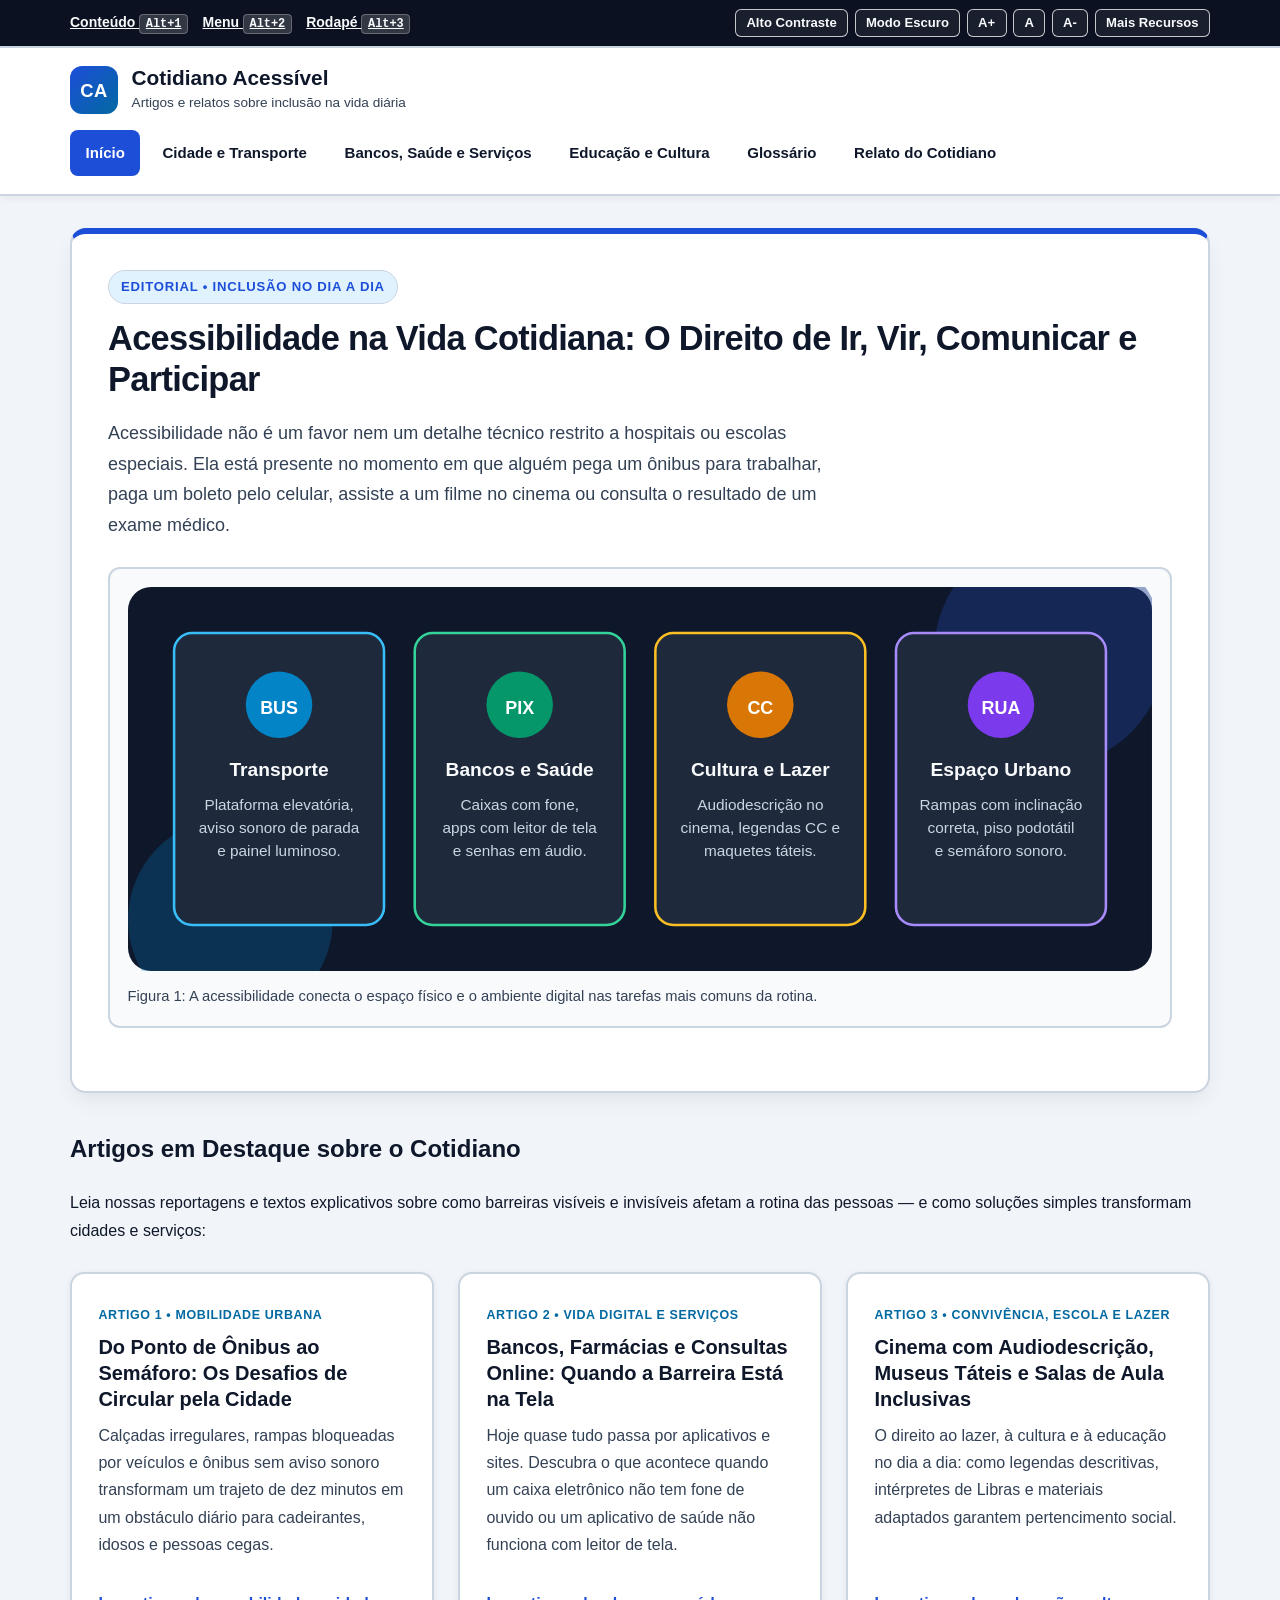
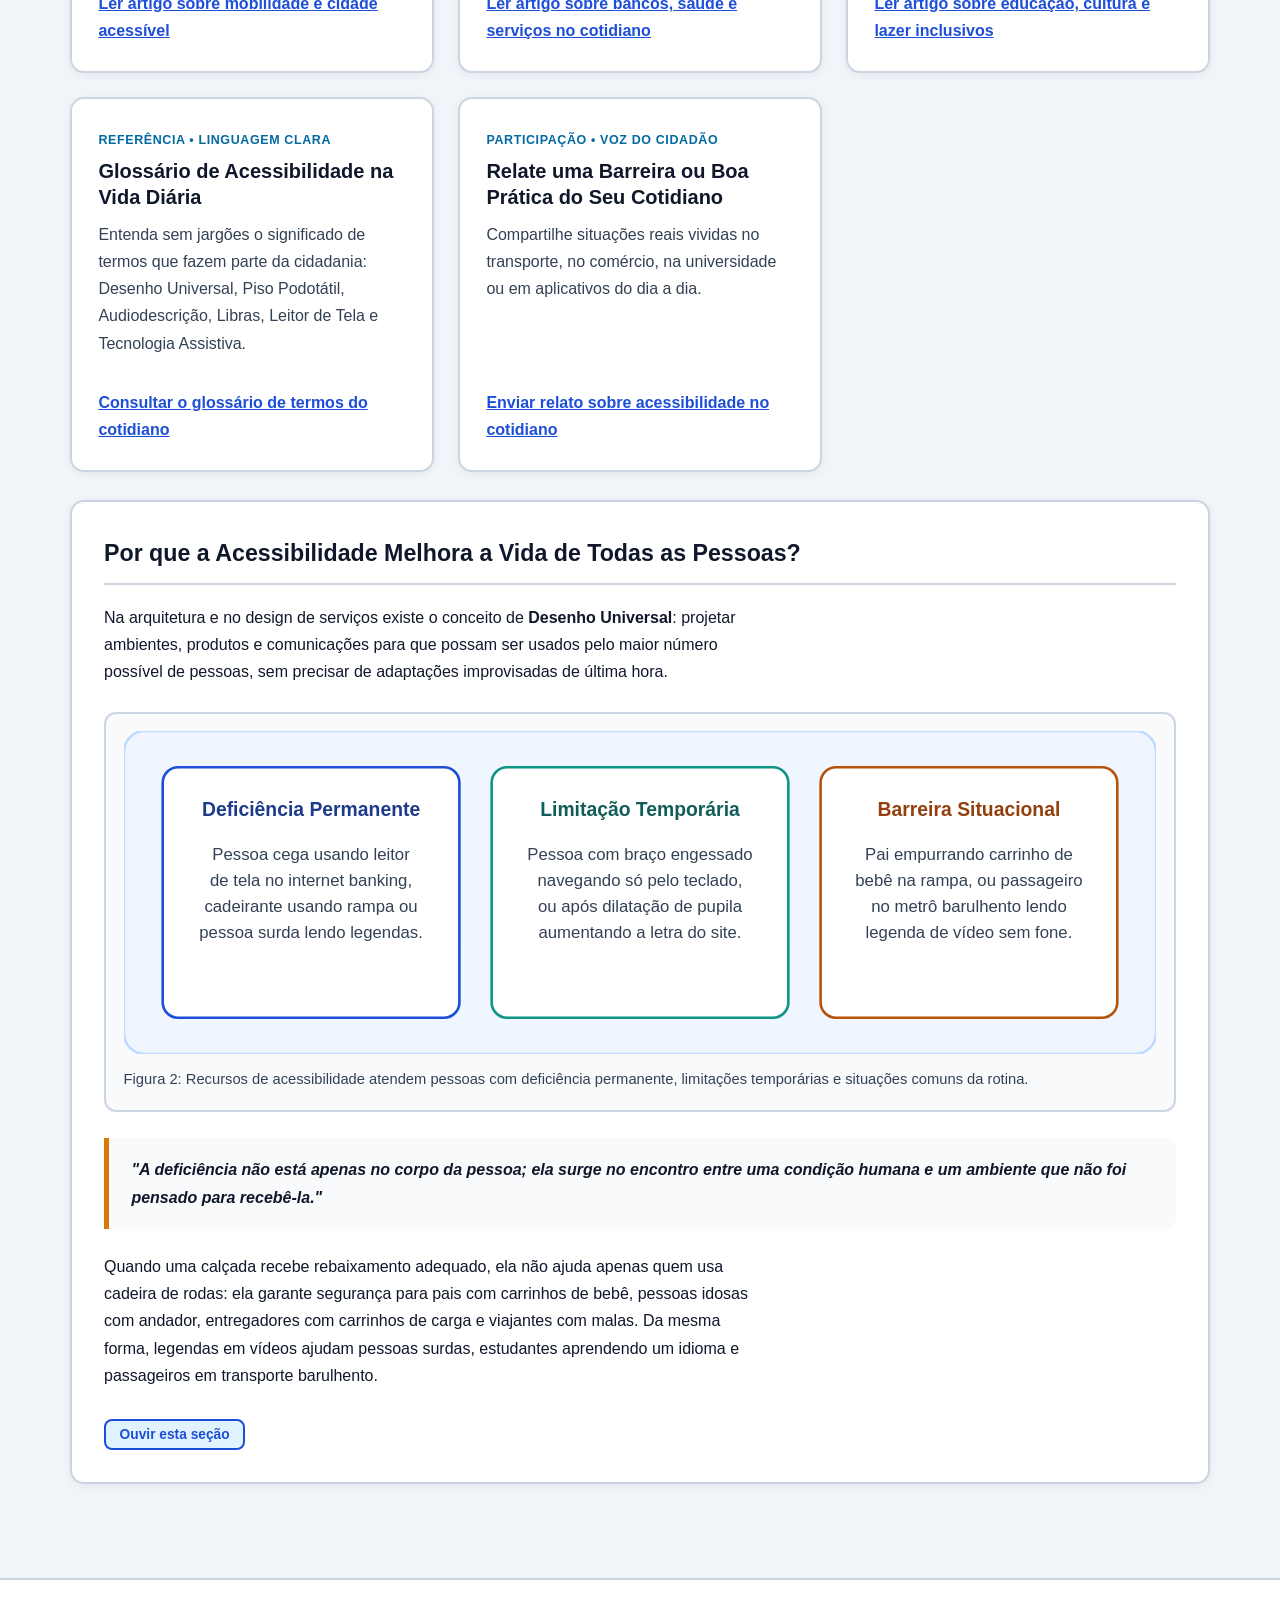
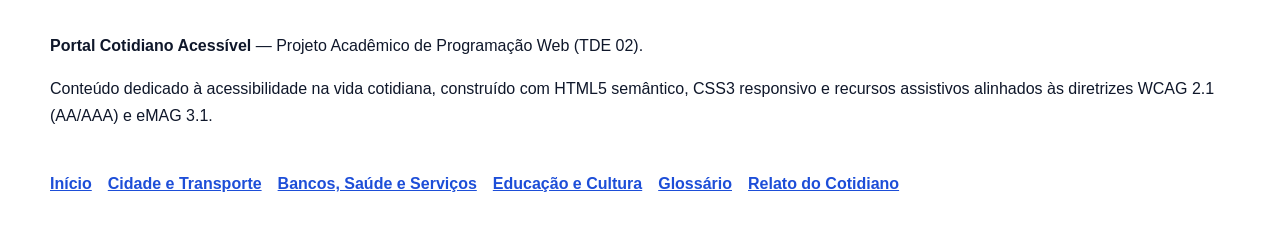
<file: index.html>
<!DOCTYPE html>
<html lang="pt-BR">
<head>
  <meta charset="UTF-8">
  <meta name="viewport" content="width=device-width, initial-scale=1.0">
  <title>Início | Cotidiano Acessível</title>
  <link rel="stylesheet" href="css/estilo.css">
</head>
<body>
  <div class="skip-links">
    <a href="#conteudo-principal">Ir para o conteúdo principal</a>
    <a href="#menu-principal">Ir para o menu de navegação</a>
    <a href="#rodape">Ir para o rodapé</a>
  </div>

  <section class="a11y-toolbar" aria-label="Barra de ferramentas de acessibilidade">
    <div class="a11y-toolbar-inner">
      <ul class="a11y-shortcuts">
        <li><a href="#conteudo-principal" accesskey="1">Conteúdo <kbd>Alt+1</kbd></a></li>
        <li><a href="#menu-principal" accesskey="2">Menu <kbd>Alt+2</kbd></a></li>
        <li><a href="#rodape" accesskey="3">Rodapé <kbd>Alt+3</kbd></a></li>
      </ul>
      <div class="a11y-controls" role="group" aria-label="Controles rápidos de acessibilidade">
        <button type="button" id="btn-contrast" class="a11y-btn" aria-pressed="false">Alto Contraste</button>
        <button type="button" id="btn-dark-mode" class="a11y-btn" aria-pressed="false">Modo Escuro</button>
        <button type="button" id="btn-font-up" class="a11y-btn" aria-label="Aumentar tamanho da fonte">A+</button>
        <button type="button" id="btn-font-reset" class="a11y-btn" aria-label="Restaurar tamanho padrão da fonte">A</button>
        <button type="button" id="btn-font-down" class="a11y-btn" aria-label="Diminuir tamanho da fonte">A-</button>
        <button type="button" id="btn-a11y-drawer" class="a11y-btn" aria-expanded="false" aria-controls="a11y-drawer">Mais Recursos</button>
      </div>
    </div>
  </section>

  <section id="a11y-drawer" class="a11y-drawer" aria-label="Painel avançado de acessibilidade" hidden>
    <div class="a11y-drawer-inner">
      <div class="a11y-drawer-header">
        <h2>Central de Recursos Assistivos</h2>
        <div>
          <button type="button" id="btn-reset-a11y" class="a11y-btn-light" style="margin-right: 0.5rem;">Restaurar Padrão</button>
          <button type="button" id="btn-a11y-close" class="a11y-btn-light">Fechar (Esc)</button>
        </div>
      </div>

      <div class="a11y-grid">
        <button type="button" id="btn-dyslexia" class="a11y-tile" aria-pressed="false">
          <span class="a11y-tile-title">Espaçamento Dislexia</span>
          <span class="a11y-tile-desc">Aumenta altura da linha e distância entre letras e palavras.</span>
        </button>

        <button type="button" id="btn-highlight-links" class="a11y-tile" aria-pressed="false">
          <span class="a11y-tile-title">Destacar Todos os Links</span>
          <span class="a11y-tile-desc">Aplica fundo amarelo e borda visível em cada link da página.</span>
        </button>

        <button type="button" id="btn-reading-ruler" class="a11y-tile" aria-pressed="false">
          <span class="a11y-tile-title">Régua Guia de Leitura</span>
          <span class="a11y-tile-desc">Exibe uma linha horizontal que acompanha o cursor na leitura.</span>
        </button>

        <button type="button" id="btn-reading-mask" class="a11y-tile" aria-pressed="false">
          <span class="a11y-tile-title">Máscara de Foco</span>
          <span class="a11y-tile-desc">Escurece o entorno e mantém iluminada apenas a faixa de leitura.</span>
        </button>

        <button type="button" id="btn-reduce-motion" class="a11y-tile" aria-pressed="false">
          <span class="a11y-tile-title">Pausar Animações</span>
          <span class="a11y-tile-desc">Desativa transições e movimentos visuais na interface.</span>
        </button>

        <div class="a11y-tile" style="cursor: default;">
          <label for="select-color-sim" class="a11y-tile-title" style="margin: 0;">Filtro de Percepção de Cores</label>
          <select id="select-color-sim" style="margin-top: 0.35rem; padding: 0.4rem; font-size: 0.88rem;">
            <option value="none">Visão Padrão</option>
            <option value="protanopia">Simular: Vermelho/Verde</option>
            <option value="tritanopia">Simular: Azul/Amarelo</option>
            <option value="monochromacy">Simular: Monocromacia</option>
          </select>
        </div>
      </div>
    </div>
  </section>

  <div id="a11y-announcer" class="sr-only" aria-live="polite" aria-atomic="true"></div>

  <header class="site-header">
    <div class="header-inner">
      <a href="index.html" class="site-brand">
        <span class="brand-badge" aria-hidden="true">CA</span>
        <span>
          <span class="brand-title">Cotidiano Acessível</span>
          <span class="brand-subtitle">Artigos e relatos sobre inclusão na vida diária</span>
        </span>
      </a>
      <nav id="menu-principal" class="main-nav" aria-label="Navegação principal do portal">
        <ul>
          <li><a href="index.html" aria-current="page">Início</a></li>
          <li><a href="mobilidade-cidade.html">Cidade e Transporte</a></li>
          <li><a href="servicos-digitais.html">Bancos, Saúde e Serviços</a></li>
          <li><a href="educacao-cultura.html">Educação e Cultura</a></li>
          <li><a href="glossario.html">Glossário</a></li>
          <li><a href="contato.html">Relato do Cotidiano</a></li>
        </ul>
      </nav>
    </div>
  </header>

  <main id="conteudo-principal" class="container" tabindex="-1">
    <section class="hero" aria-labelledby="titulo-principal">
      <span class="hero-tag">Editorial • Inclusão no Dia a Dia</span>
      <h1 id="titulo-principal">Acessibilidade na Vida Cotidiana: O Direito de Ir, Vir, Comunicar e Participar</h1>
      <p class="lead">
        Acessibilidade não é um favor nem um detalhe técnico restrito a hospitais ou escolas especiais. Ela está presente no momento em que alguém pega um ônibus para trabalhar, paga um boleto pelo celular, assiste a um filme no cinema ou consulta o resultado de um exame médico.
      </p>
      <figure>
        <img src="img/cotidiano-hero.svg" alt="Quatro cenários da vida cotidiana: transporte público acessível, bancos e saúde, cultura e lazer, e espaço urbano com piso tátil e rampa.">
        <figcaption>Figura 1: A acessibilidade conecta o espaço físico e o ambiente digital nas tarefas mais comuns da rotina.</figcaption>
      </figure>
    </section>

    <section aria-labelledby="sec-artigos-cotidiano">
      <h2 id="sec-artigos-cotidiano">Artigos em Destaque sobre o Cotidiano</h2>
      <p>Leia nossas reportagens e textos explicativos sobre como barreiras visíveis e invisíveis afetam a rotina das pessoas — e como soluções simples transformam cidades e serviços:</p>

      <div class="grid-cards">
        <article class="card">
          <div>
            <span class="card-category">Artigo 1 • Mobilidade Urbana</span>
            <h3>Do Ponto de Ônibus ao Semáforo: Os Desafios de Circular pela Cidade</h3>
            <p>Calçadas irregulares, rampas bloqueadas por veículos e ônibus sem aviso sonoro transformam um trajeto de dez minutos em um obstáculo diário para cadeirantes, idosos e pessoas cegas.</p>
          </div>
          <a class="card-link" href="mobilidade-cidade.html">Ler artigo sobre mobilidade e cidade acessível</a>
        </article>

        <article class="card">
          <div>
            <span class="card-category">Artigo 2 • Vida Digital e Serviços</span>
            <h3>Bancos, Farmácias e Consultas Online: Quando a Barreira Está na Tela</h3>
            <p>Hoje quase tudo passa por aplicativos e sites. Descubra o que acontece quando um caixa eletrônico não tem fone de ouvido ou um aplicativo de saúde não funciona com leitor de tela.</p>
          </div>
          <a class="card-link" href="servicos-digitais.html">Ler artigo sobre bancos, saúde e serviços no cotidiano</a>
        </article>

        <article class="card">
          <div>
            <span class="card-category">Artigo 3 • Convivência, Escola e Lazer</span>
            <h3>Cinema com Audiodescrição, Museus Táteis e Salas de Aula Inclusivas</h3>
            <p>O direito ao lazer, à cultura e à educação no dia a dia: como legendas descritivas, intérpretes de Libras e materiais adaptados garantem pertencimento social.</p>
          </div>
          <a class="card-link" href="educacao-cultura.html">Ler artigo sobre educação, cultura e lazer inclusivos</a>
        </article>

        <article class="card">
          <div>
            <span class="card-category">Referência • Linguagem Clara</span>
            <h3>Glossário de Acessibilidade na Vida Diária</h3>
            <p>Entenda sem jargões o significado de termos que fazem parte da cidadania: Desenho Universal, Piso Podotátil, Audiodescrição, Libras, Leitor de Tela e Tecnologia Assistiva.</p>
          </div>
          <a class="card-link" href="glossario.html">Consultar o glossário de termos do cotidiano</a>
        </article>

        <article class="card">
          <div>
            <span class="card-category">Participação • Voz do Cidadão</span>
            <h3>Relate uma Barreira ou Boa Prática do Seu Cotidiano</h3>
            <p>Compartilhe situações reais vividas no transporte, no comércio, na universidade ou em aplicativos do dia a dia.</p>
          </div>
          <a class="card-link" href="contato.html">Enviar relato sobre acessibilidade no cotidiano</a>
        </article>
      </div>
    </section>

    <section class="article-section" aria-labelledby="sec-desenho-universal">
      <h2 id="sec-desenho-universal">Por que a Acessibilidade Melhora a Vida de Todas as Pessoas?</h2>
      <p>
        Na arquitetura e no design de serviços existe o conceito de <strong>Desenho Universal</strong>: projetar ambientes, produtos e comunicações para que possam ser usados pelo maior número possível de pessoas, sem precisar de adaptações improvisadas de última hora.
      </p>
      <figure>
        <img src="img/desenho-universal.svg" alt="Três colunas comparando deficiência permanente, limitação temporária e barreira situacional no dia a dia.">
        <figcaption>Figura 2: Recursos de acessibilidade atendem pessoas com deficiência permanente, limitações temporárias e situações comuns da rotina.</figcaption>
      </figure>
      <blockquote class="pull-quote">
        "A deficiência não está apenas no corpo da pessoa; ela surge no encontro entre uma condição humana e um ambiente que não foi pensado para recebê-la."
      </blockquote>
      <p>
        Quando uma calçada recebe rebaixamento adequado, ela não ajuda apenas quem usa cadeira de rodas: ela garante segurança para pais com carrinhos de bebê, pessoas idosas com andador, entregadores com carrinhos de carga e viajantes com malas. Da mesma forma, legendas em vídeos ajudam pessoas surdas, estudantes aprendendo um idioma e passageiros em transporte barulhento.
      </p>
    </section>
  </main>

  <footer id="rodape" class="site-footer" tabindex="-1">
    <div class="footer-inner">
      <div>
        <p><strong>Portal Cotidiano Acessível</strong> — Projeto Acadêmico de Programação Web (TDE 02).</p>
        <p>Conteúdo dedicado à acessibilidade na vida cotidiana, construído com HTML5 semântico, CSS3 responsivo e recursos assistivos alinhados às diretrizes WCAG 2.1 (AA/AAA) e eMAG 3.1.</p>
      </div>
      <nav aria-label="Mapa do portal no rodapé">
        <ul class="footer-links">
          <li><a href="index.html">Início</a></li>
          <li><a href="mobilidade-cidade.html">Cidade e Transporte</a></li>
          <li><a href="servicos-digitais.html">Bancos, Saúde e Serviços</a></li>
          <li><a href="educacao-cultura.html">Educação e Cultura</a></li>
          <li><a href="glossario.html">Glossário</a></li>
          <li><a href="contato.html">Relato do Cotidiano</a></li>
        </ul>
      </nav>
    </div>
  </footer>

  <div vw class="enabled">
    <div vw-access-button class="active"></div>
    <div vw-plugin-wrapper>
      <div class="vw-plugin-top-wrapper"></div>
    </div>
  </div>
  <script src="https://vlibras.gov.br/app/vlibras-plugin.js"></script>
  <script>
    if (window.VLibras) {
      new window.VLibras.Widget("https://vlibras.gov.br/app");
    }
  </script>
  <script src="js/acessibilidade.js"></script>
</body>
</html>
</file>
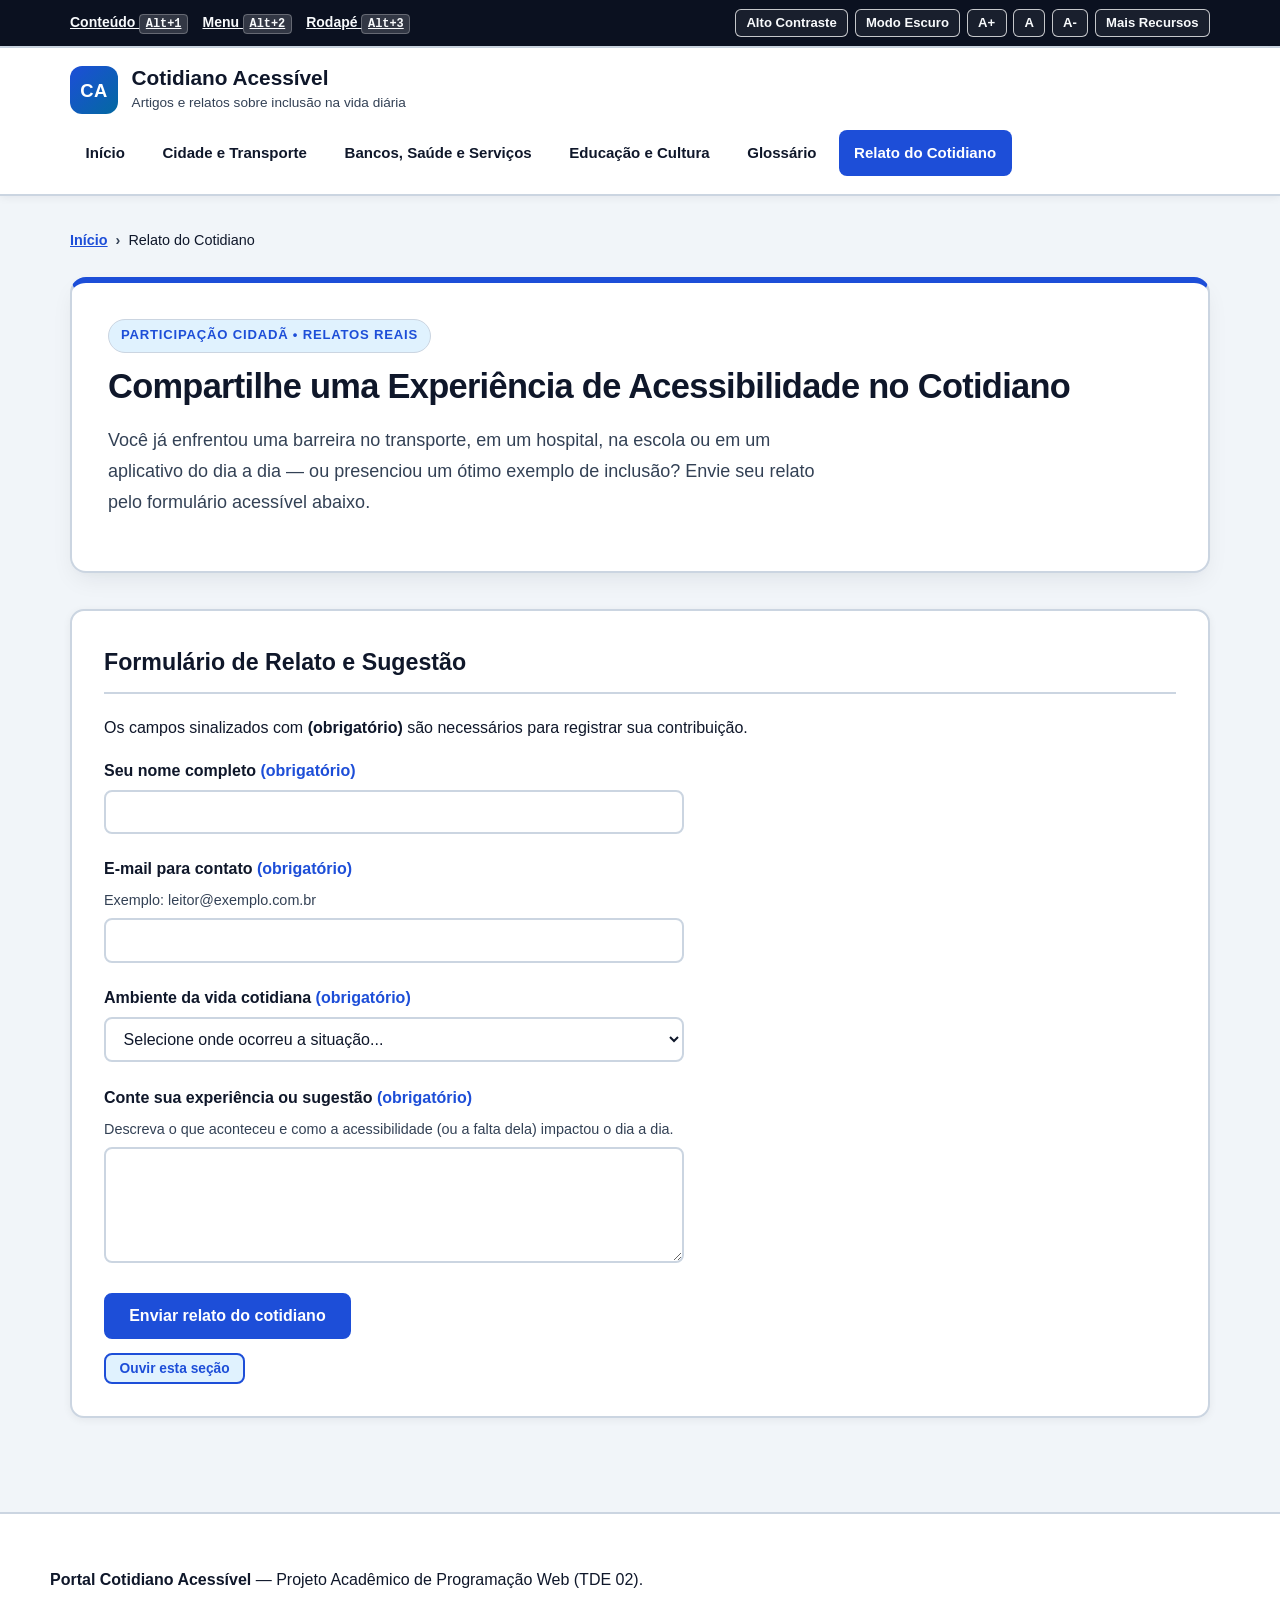
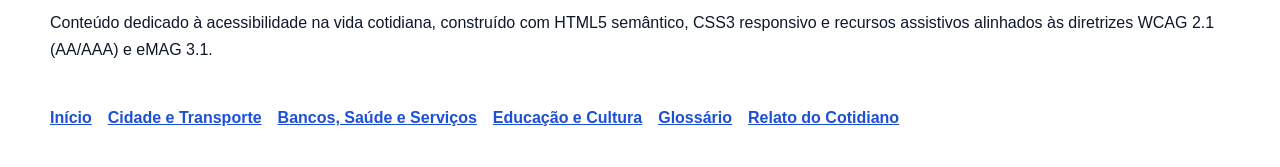
<file: contato.html>
<!DOCTYPE html>
<html lang="pt-BR">
<head>
  <meta charset="UTF-8">
  <meta name="viewport" content="width=device-width, initial-scale=1.0">
  <title>Relato do Cotidiano | Cotidiano Acessível</title>
  <link rel="stylesheet" href="css/estilo.css">
</head>
<body>
  <div class="skip-links">
    <a href="#conteudo-principal">Ir para o conteúdo principal</a>
    <a href="#menu-principal">Ir para o menu de navegação</a>
    <a href="#rodape">Ir para o rodapé</a>
  </div>

  <section class="a11y-toolbar" aria-label="Barra de ferramentas de acessibilidade">
    <div class="a11y-toolbar-inner">
      <ul class="a11y-shortcuts">
        <li><a href="#conteudo-principal" accesskey="1">Conteúdo <kbd>Alt+1</kbd></a></li>
        <li><a href="#menu-principal" accesskey="2">Menu <kbd>Alt+2</kbd></a></li>
        <li><a href="#rodape" accesskey="3">Rodapé <kbd>Alt+3</kbd></a></li>
      </ul>
      <div class="a11y-controls" role="group" aria-label="Controles rápidos de acessibilidade">
        <button type="button" id="btn-contrast" class="a11y-btn" aria-pressed="false">Alto Contraste</button>
        <button type="button" id="btn-dark-mode" class="a11y-btn" aria-pressed="false">Modo Escuro</button>
        <button type="button" id="btn-font-up" class="a11y-btn" aria-label="Aumentar tamanho da fonte">A+</button>
        <button type="button" id="btn-font-reset" class="a11y-btn" aria-label="Restaurar tamanho padrão da fonte">A</button>
        <button type="button" id="btn-font-down" class="a11y-btn" aria-label="Diminuir tamanho da fonte">A-</button>
        <button type="button" id="btn-a11y-drawer" class="a11y-btn" aria-expanded="false" aria-controls="a11y-drawer">Mais Recursos</button>
      </div>
    </div>
  </section>

  <section id="a11y-drawer" class="a11y-drawer" aria-label="Painel avançado de acessibilidade" hidden>
    <div class="a11y-drawer-inner">
      <div class="a11y-drawer-header">
        <h2>Central de Recursos Assistivos</h2>
        <div>
          <button type="button" id="btn-reset-a11y" class="a11y-btn-light" style="margin-right: 0.5rem;">Restaurar Padrão</button>
          <button type="button" id="btn-a11y-close" class="a11y-btn-light">Fechar (Esc)</button>
        </div>
      </div>

      <div class="a11y-grid">
        <button type="button" id="btn-dyslexia" class="a11y-tile" aria-pressed="false">
          <span class="a11y-tile-title">Espaçamento Dislexia</span>
          <span class="a11y-tile-desc">Aumenta altura da linha e distância entre letras e palavras.</span>
        </button>

        <button type="button" id="btn-highlight-links" class="a11y-tile" aria-pressed="false">
          <span class="a11y-tile-title">Destacar Todos os Links</span>
          <span class="a11y-tile-desc">Aplica fundo amarelo e borda visível em cada link da página.</span>
        </button>

        <button type="button" id="btn-reading-ruler" class="a11y-tile" aria-pressed="false">
          <span class="a11y-tile-title">Régua Guia de Leitura</span>
          <span class="a11y-tile-desc">Exibe uma linha horizontal que acompanha o cursor na leitura.</span>
        </button>

        <button type="button" id="btn-reading-mask" class="a11y-tile" aria-pressed="false">
          <span class="a11y-tile-title">Máscara de Foco</span>
          <span class="a11y-tile-desc">Escurece o entorno e mantém iluminada apenas a faixa de leitura.</span>
        </button>

        <button type="button" id="btn-reduce-motion" class="a11y-tile" aria-pressed="false">
          <span class="a11y-tile-title">Pausar Animações</span>
          <span class="a11y-tile-desc">Desativa transições e movimentos visuais na interface.</span>
        </button>

        <div class="a11y-tile" style="cursor: default;">
          <label for="select-color-sim" class="a11y-tile-title" style="margin: 0;">Filtro de Percepção de Cores</label>
          <select id="select-color-sim" style="margin-top: 0.35rem; padding: 0.4rem; font-size: 0.88rem;">
            <option value="none">Visão Padrão</option>
            <option value="protanopia">Simular: Vermelho/Verde</option>
            <option value="tritanopia">Simular: Azul/Amarelo</option>
            <option value="monochromacy">Simular: Monocromacia</option>
          </select>
        </div>
      </div>
    </div>
  </section>

  <div id="a11y-announcer" class="sr-only" aria-live="polite" aria-atomic="true"></div>

  <header class="site-header">
    <div class="header-inner">
      <a href="index.html" class="site-brand">
        <span class="brand-badge" aria-hidden="true">CA</span>
        <span>
          <span class="brand-title">Cotidiano Acessível</span>
          <span class="brand-subtitle">Artigos e relatos sobre inclusão na vida diária</span>
        </span>
      </a>
      <nav id="menu-principal" class="main-nav" aria-label="Navegação principal do portal">
        <ul>
          <li><a href="index.html">Início</a></li>
          <li><a href="mobilidade-cidade.html">Cidade e Transporte</a></li>
          <li><a href="servicos-digitais.html">Bancos, Saúde e Serviços</a></li>
          <li><a href="educacao-cultura.html">Educação e Cultura</a></li>
          <li><a href="glossario.html">Glossário</a></li>
          <li><a href="contato.html" aria-current="page">Relato do Cotidiano</a></li>
        </ul>
      </nav>
    </div>
  </header>

  <main id="conteudo-principal" class="container" tabindex="-1">
    <nav class="breadcrumb" aria-label="Você está aqui">
      <ol>
        <li><a href="index.html">Início</a></li>
        <li aria-current="page">Relato do Cotidiano</li>
      </ol>
    </nav>
    <article aria-labelledby="titulo-contato">
      <header class="hero">
        <span class="hero-tag">Participação Cidadã • Relatos Reais</span>
        <h1 id="titulo-contato">Compartilhe uma Experiência de Acessibilidade no Cotidiano</h1>
        <p class="lead">
          Você já enfrentou uma barreira no transporte, em um hospital, na escola ou em um aplicativo do dia a dia — ou presenciou um ótimo exemplo de inclusão? Envie seu relato pelo formulário acessível abaixo.
        </p>
      </header>

      <section class="article-section" aria-labelledby="sec-form">
        <h2 id="sec-form">Formulário de Relato e Sugestão</h2>
        <p>Os campos sinalizados com <strong>(obrigatório)</strong> são necessários para registrar sua contribuição.</p>

        <form id="relato-form" novalidate>
          <div class="form-group">
            <label for="nome">Seu nome completo <span class="req-badge">(obrigatório)</span></label>
            <input type="text" id="nome" name="nome" required autocomplete="name" aria-describedby="err-nome">
            <span id="err-nome" class="error-msg" role="alert"></span>
          </div>

          <div class="form-group">
            <label for="email">E-mail para contato <span class="req-badge">(obrigatório)</span></label>
            <span id="hint-email" class="field-hint">Exemplo: leitor@exemplo.com.br</span>
            <input type="email" id="email" name="email" required autocomplete="email" aria-describedby="hint-email err-email">
            <span id="err-email" class="error-msg" role="alert"></span>
          </div>

          <div class="form-group">
            <label for="local-cotidiano">Ambiente da vida cotidiana <span class="req-badge">(obrigatório)</span></label>
            <select id="local-cotidiano" name="local-cotidiano" required aria-describedby="err-local">
              <option value="">Selecione onde ocorreu a situação...</option>
              <option value="transporte-rua">Transporte público, calçadas ou trânsito</option>
              <option value="bancos-compras">Bancos, supermercados, lojas ou aplicativos</option>
              <option value="saude">Hospitais, clínicas ou farmácias</option>
              <option value="educacao-lazer">Escolas, universidades, cinemas ou museus</option>
            </select>
            <span id="err-local" class="error-msg" role="alert"></span>
          </div>

          <div class="form-group">
            <label for="mensagem">Conte sua experiência ou sugestão <span class="req-badge">(obrigatório)</span></label>
            <span id="hint-mensagem" class="field-hint">Descreva o que aconteceu e como a acessibilidade (ou a falta dela) impactou o dia a dia.</span>
            <textarea id="mensagem" name="mensagem" rows="5" required aria-describedby="hint-mensagem err-mensagem"></textarea>
            <span id="err-mensagem" class="error-msg" role="alert"></span>
          </div>

          <button type="submit" class="btn-primary">Enviar relato do cotidiano</button>
        </form>

        <div id="form-feedback" tabindex="-1" role="status" aria-live="polite"></div>
      </section>
    </article>
  </main>

  <footer id="rodape" class="site-footer" tabindex="-1">
    <div class="footer-inner">
      <div>
        <p><strong>Portal Cotidiano Acessível</strong> — Projeto Acadêmico de Programação Web (TDE 02).</p>
        <p>Conteúdo dedicado à acessibilidade na vida cotidiana, construído com HTML5 semântico, CSS3 responsivo e recursos assistivos alinhados às diretrizes WCAG 2.1 (AA/AAA) e eMAG 3.1.</p>
      </div>
      <nav aria-label="Mapa do portal no rodapé">
        <ul class="footer-links">
          <li><a href="index.html">Início</a></li>
          <li><a href="mobilidade-cidade.html">Cidade e Transporte</a></li>
          <li><a href="servicos-digitais.html">Bancos, Saúde e Serviços</a></li>
          <li><a href="educacao-cultura.html">Educação e Cultura</a></li>
          <li><a href="glossario.html">Glossário</a></li>
          <li><a href="contato.html">Relato do Cotidiano</a></li>
        </ul>
      </nav>
    </div>
  </footer>

  <div vw class="enabled">
    <div vw-access-button class="active"></div>
    <div vw-plugin-wrapper>
      <div class="vw-plugin-top-wrapper"></div>
    </div>
  </div>
  <script src="https://vlibras.gov.br/app/vlibras-plugin.js"></script>
  <script>
    if (window.VLibras) {
      new window.VLibras.Widget("https://vlibras.gov.br/app");
    }
  </script>
  <script src="js/acessibilidade.js"></script>
</body>
</html>
</file>
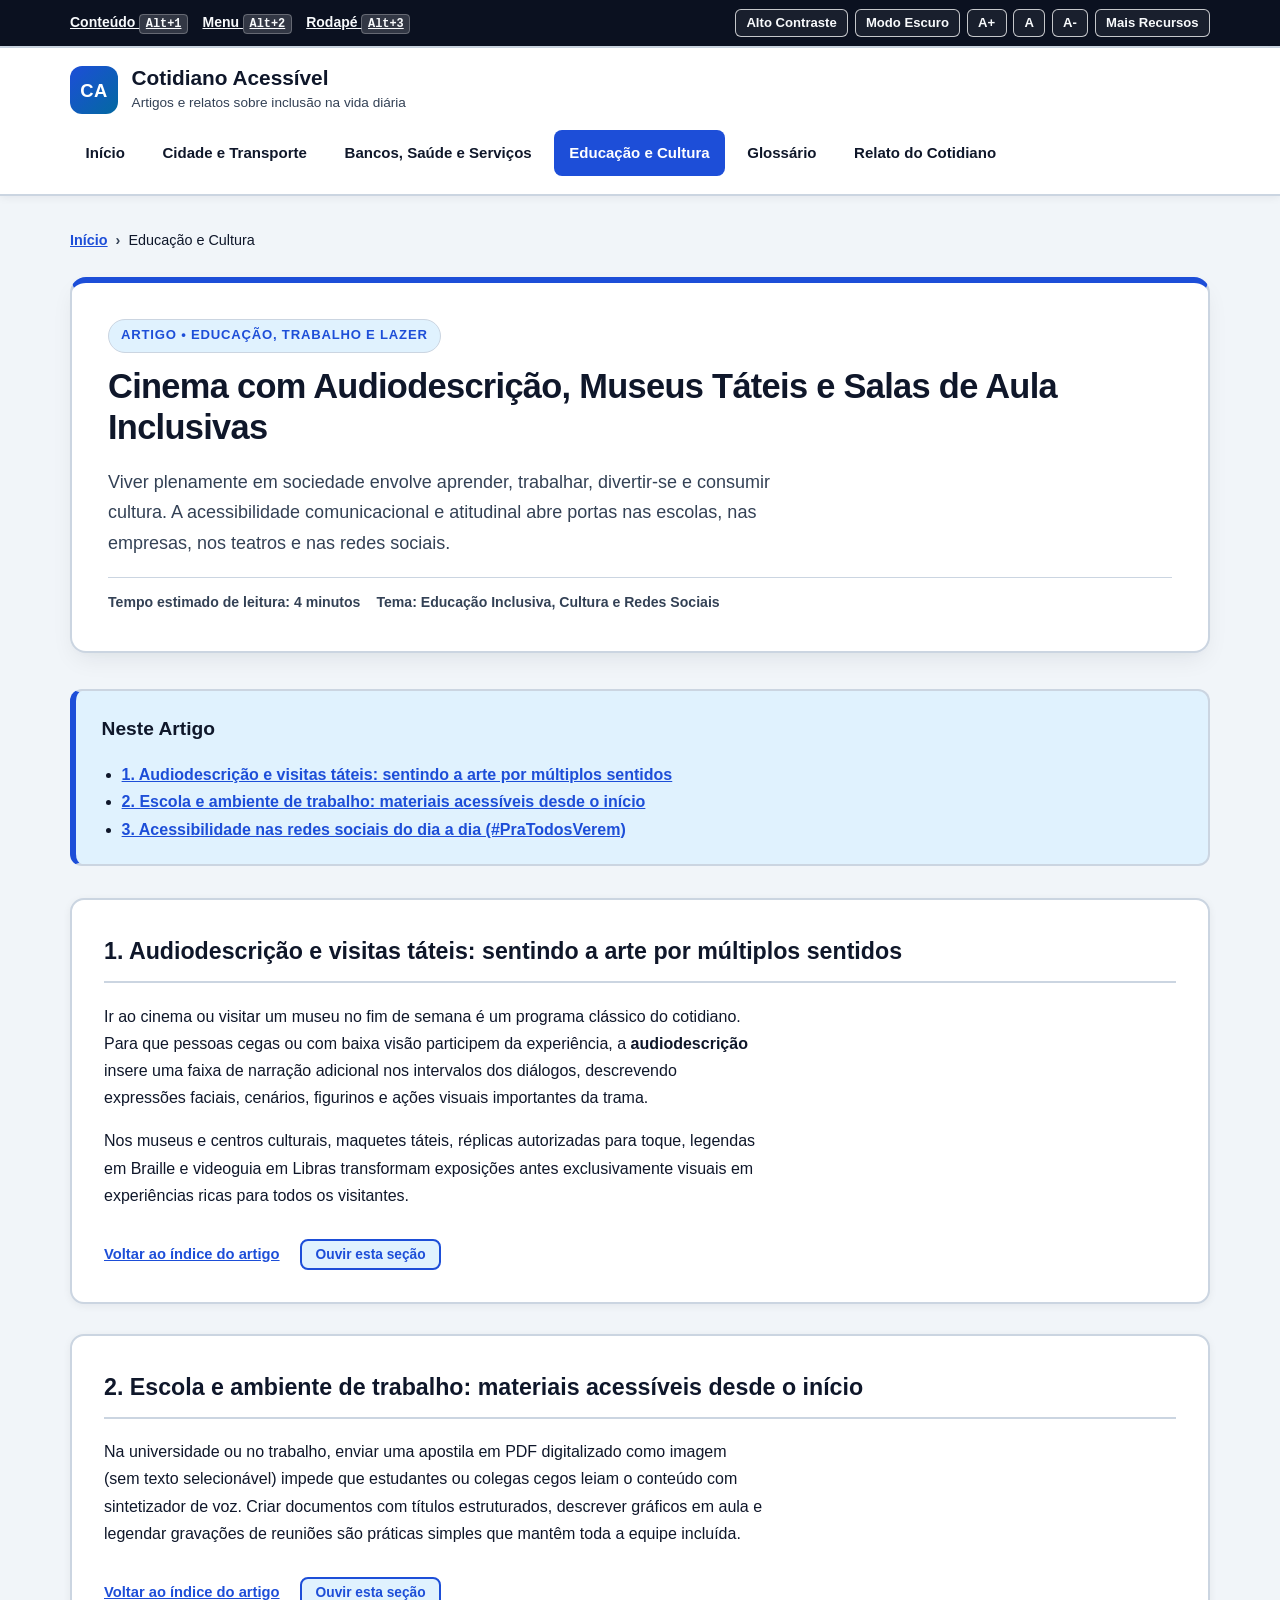
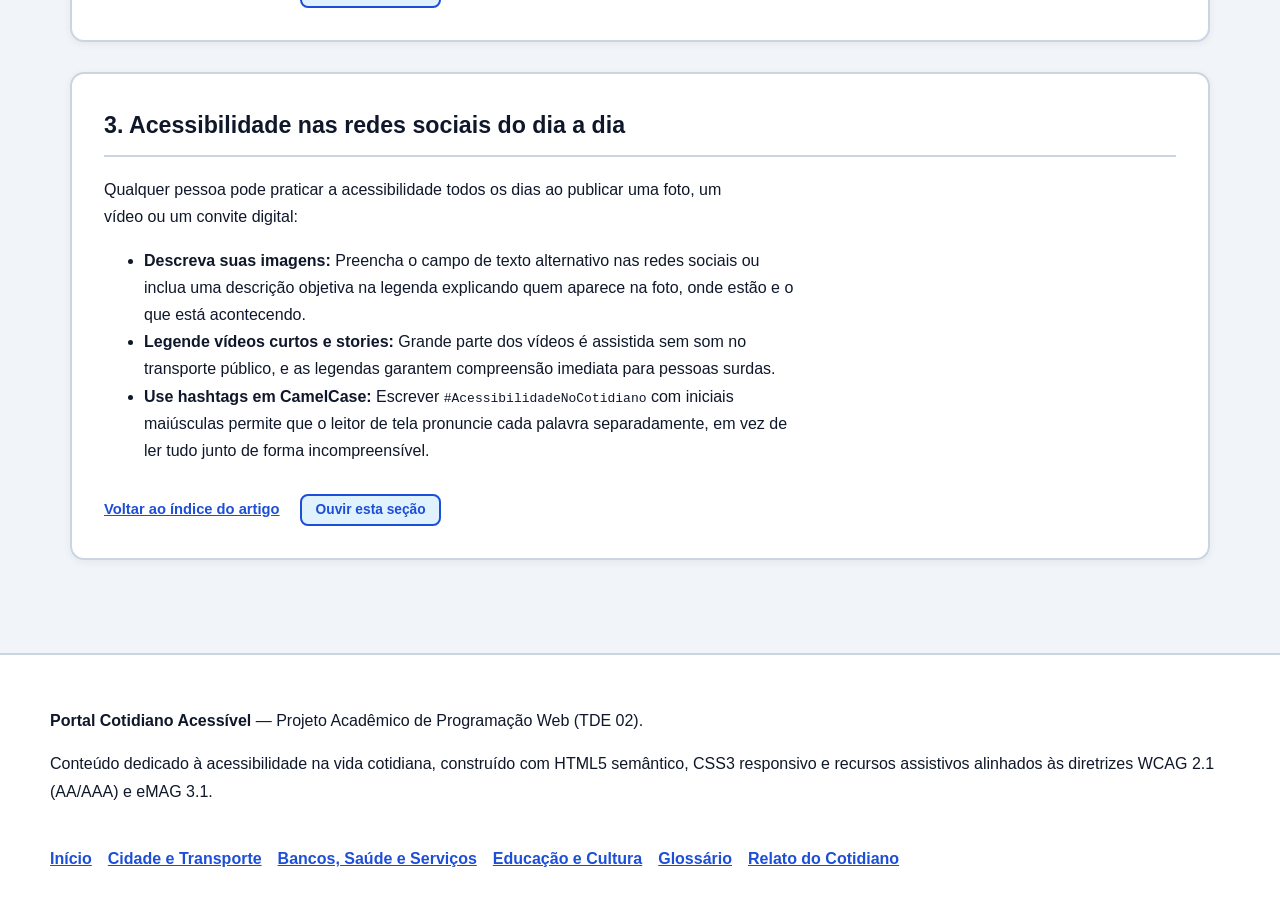
<file: educacao-cultura.html>
<!DOCTYPE html>
<html lang="pt-BR">
<head>
  <meta charset="UTF-8">
  <meta name="viewport" content="width=device-width, initial-scale=1.0">
  <title>Educação e Cultura | Cotidiano Acessível</title>
  <link rel="stylesheet" href="css/estilo.css">
</head>
<body>
  <div class="skip-links">
    <a href="#conteudo-principal">Ir para o conteúdo principal</a>
    <a href="#menu-principal">Ir para o menu de navegação</a>
    <a href="#rodape">Ir para o rodapé</a>
  </div>

  <section class="a11y-toolbar" aria-label="Barra de ferramentas de acessibilidade">
    <div class="a11y-toolbar-inner">
      <ul class="a11y-shortcuts">
        <li><a href="#conteudo-principal" accesskey="1">Conteúdo <kbd>Alt+1</kbd></a></li>
        <li><a href="#menu-principal" accesskey="2">Menu <kbd>Alt+2</kbd></a></li>
        <li><a href="#rodape" accesskey="3">Rodapé <kbd>Alt+3</kbd></a></li>
      </ul>
      <div class="a11y-controls" role="group" aria-label="Controles rápidos de acessibilidade">
        <button type="button" id="btn-contrast" class="a11y-btn" aria-pressed="false">Alto Contraste</button>
        <button type="button" id="btn-dark-mode" class="a11y-btn" aria-pressed="false">Modo Escuro</button>
        <button type="button" id="btn-font-up" class="a11y-btn" aria-label="Aumentar tamanho da fonte">A+</button>
        <button type="button" id="btn-font-reset" class="a11y-btn" aria-label="Restaurar tamanho padrão da fonte">A</button>
        <button type="button" id="btn-font-down" class="a11y-btn" aria-label="Diminuir tamanho da fonte">A-</button>
        <button type="button" id="btn-a11y-drawer" class="a11y-btn" aria-expanded="false" aria-controls="a11y-drawer">Mais Recursos</button>
      </div>
    </div>
  </section>

  <section id="a11y-drawer" class="a11y-drawer" aria-label="Painel avançado de acessibilidade" hidden>
    <div class="a11y-drawer-inner">
      <div class="a11y-drawer-header">
        <h2>Central de Recursos Assistivos</h2>
        <div>
          <button type="button" id="btn-reset-a11y" class="a11y-btn-light" style="margin-right: 0.5rem;">Restaurar Padrão</button>
          <button type="button" id="btn-a11y-close" class="a11y-btn-light">Fechar (Esc)</button>
        </div>
      </div>

      <div class="a11y-grid">
        <button type="button" id="btn-dyslexia" class="a11y-tile" aria-pressed="false">
          <span class="a11y-tile-title">Espaçamento Dislexia</span>
          <span class="a11y-tile-desc">Aumenta altura da linha e distância entre letras e palavras.</span>
        </button>

        <button type="button" id="btn-highlight-links" class="a11y-tile" aria-pressed="false">
          <span class="a11y-tile-title">Destacar Todos os Links</span>
          <span class="a11y-tile-desc">Aplica fundo amarelo e borda visível em cada link da página.</span>
        </button>

        <button type="button" id="btn-reading-ruler" class="a11y-tile" aria-pressed="false">
          <span class="a11y-tile-title">Régua Guia de Leitura</span>
          <span class="a11y-tile-desc">Exibe uma linha horizontal que acompanha o cursor na leitura.</span>
        </button>

        <button type="button" id="btn-reading-mask" class="a11y-tile" aria-pressed="false">
          <span class="a11y-tile-title">Máscara de Foco</span>
          <span class="a11y-tile-desc">Escurece o entorno e mantém iluminada apenas a faixa de leitura.</span>
        </button>

        <button type="button" id="btn-reduce-motion" class="a11y-tile" aria-pressed="false">
          <span class="a11y-tile-title">Pausar Animações</span>
          <span class="a11y-tile-desc">Desativa transições e movimentos visuais na interface.</span>
        </button>

        <div class="a11y-tile" style="cursor: default;">
          <label for="select-color-sim" class="a11y-tile-title" style="margin: 0;">Filtro de Percepção de Cores</label>
          <select id="select-color-sim" style="margin-top: 0.35rem; padding: 0.4rem; font-size: 0.88rem;">
            <option value="none">Visão Padrão</option>
            <option value="protanopia">Simular: Vermelho/Verde</option>
            <option value="tritanopia">Simular: Azul/Amarelo</option>
            <option value="monochromacy">Simular: Monocromacia</option>
          </select>
        </div>
      </div>
    </div>
  </section>

  <div id="a11y-announcer" class="sr-only" aria-live="polite" aria-atomic="true"></div>

  <header class="site-header">
    <div class="header-inner">
      <a href="index.html" class="site-brand">
        <span class="brand-badge" aria-hidden="true">CA</span>
        <span>
          <span class="brand-title">Cotidiano Acessível</span>
          <span class="brand-subtitle">Artigos e relatos sobre inclusão na vida diária</span>
        </span>
      </a>
      <nav id="menu-principal" class="main-nav" aria-label="Navegação principal do portal">
        <ul>
          <li><a href="index.html">Início</a></li>
          <li><a href="mobilidade-cidade.html">Cidade e Transporte</a></li>
          <li><a href="servicos-digitais.html">Bancos, Saúde e Serviços</a></li>
          <li><a href="educacao-cultura.html" aria-current="page">Educação e Cultura</a></li>
          <li><a href="glossario.html">Glossário</a></li>
          <li><a href="contato.html">Relato do Cotidiano</a></li>
        </ul>
      </nav>
    </div>
  </header>

  <main id="conteudo-principal" class="container" tabindex="-1">
    <nav class="breadcrumb" aria-label="Você está aqui">
      <ol>
        <li><a href="index.html">Início</a></li>
        <li aria-current="page">Educação e Cultura</li>
      </ol>
    </nav>
    <article aria-labelledby="titulo-cultura">
      <header class="hero">
        <span class="hero-tag">Artigo • Educação, Trabalho e Lazer</span>
        <h1 id="titulo-cultura">Cinema com Audiodescrição, Museus Táteis e Salas de Aula Inclusivas</h1>
        <p class="lead">
          Viver plenamente em sociedade envolve aprender, trabalhar, divertir-se e consumir cultura. A acessibilidade comunicacional e atitudinal abre portas nas escolas, nas empresas, nos teatros e nas redes sociais.
        </p>
        <div class="article-meta">
          <span>Tempo estimado de leitura: 4 minutos</span>
          <span>Tema: Educação Inclusiva, Cultura e Redes Sociais</span>
        </div>
      </header>

      <nav id="sumario-cultura" class="toc-box" aria-labelledby="titulo-sumario-cult">
        <h2 id="titulo-sumario-cult">Neste Artigo</h2>
        <ul>
          <li><a href="#cinema-museus">1. Audiodescrição e visitas táteis: sentindo a arte por múltiplos sentidos</a></li>
          <li><a href="#educacao-trabalho">2. Escola e ambiente de trabalho: materiais acessíveis desde o início</a></li>
          <li><a href="#redes-sociais">3. Acessibilidade nas redes sociais do dia a dia (#PraTodosVerem)</a></li>
        </ul>
      </nav>

      <section id="cinema-museus" class="article-section">
        <h2>1. Audiodescrição e visitas táteis: sentindo a arte por múltiplos sentidos</h2>
        <p>
          Ir ao cinema ou visitar um museu no fim de semana é um programa clássico do cotidiano. Para que pessoas cegas ou com baixa visão participem da experiência, a <strong>audiodescrição</strong> insere uma faixa de narração adicional nos intervalos dos diálogos, descrevendo expressões faciais, cenários, figurinos e ações visuais importantes da trama.
        </p>
        <p>
          Nos museus e centros culturais, maquetes táteis, réplicas autorizadas para toque, legendas em Braille e videoguia em Libras transformam exposições antes exclusivamente visuais em experiências ricas para todos os visitantes.
        </p>
        <a class="back-top" href="#sumario-cultura">Voltar ao índice do artigo</a>
      </section>

      <section id="educacao-trabalho" class="article-section">
        <h2>2. Escola e ambiente de trabalho: materiais acessíveis desde o início</h2>
        <p>
          Na universidade ou no trabalho, enviar uma apostila em PDF digitalizado como imagem (sem texto selecionável) impede que estudantes ou colegas cegos leiam o conteúdo com sintetizador de voz. Criar documentos com títulos estruturados, descrever gráficos em aula e legendar gravações de reuniões são práticas simples que mantêm toda a equipe incluída.
        </p>
        <a class="back-top" href="#sumario-cultura">Voltar ao índice do artigo</a>
      </section>

      <section id="redes-sociais" class="article-section">
        <h2>3. Acessibilidade nas redes sociais do dia a dia</h2>
        <p>
          Qualquer pessoa pode praticar a acessibilidade todos os dias ao publicar uma foto, um vídeo ou um convite digital:
        </p>
        <ul>
          <li><strong>Descreva suas imagens:</strong> Preencha o campo de texto alternativo nas redes sociais ou inclua uma descrição objetiva na legenda explicando quem aparece na foto, onde estão e o que está acontecendo.</li>
          <li><strong>Legende vídeos curtos e stories:</strong> Grande parte dos vídeos é assistida sem som no transporte público, e as legendas garantem compreensão imediata para pessoas surdas.</li>
          <li><strong>Use hashtags em CamelCase:</strong> Escrever <code>#AcessibilidadeNoCotidiano</code> com iniciais maiúsculas permite que o leitor de tela pronuncie cada palavra separadamente, em vez de ler tudo junto de forma incompreensível.</li>
        </ul>
        <a class="back-top" href="#sumario-cultura">Voltar ao índice do artigo</a>
      </section>
    </article>
  </main>

  <footer id="rodape" class="site-footer" tabindex="-1">
    <div class="footer-inner">
      <div>
        <p><strong>Portal Cotidiano Acessível</strong> — Projeto Acadêmico de Programação Web (TDE 02).</p>
        <p>Conteúdo dedicado à acessibilidade na vida cotidiana, construído com HTML5 semântico, CSS3 responsivo e recursos assistivos alinhados às diretrizes WCAG 2.1 (AA/AAA) e eMAG 3.1.</p>
      </div>
      <nav aria-label="Mapa do portal no rodapé">
        <ul class="footer-links">
          <li><a href="index.html">Início</a></li>
          <li><a href="mobilidade-cidade.html">Cidade e Transporte</a></li>
          <li><a href="servicos-digitais.html">Bancos, Saúde e Serviços</a></li>
          <li><a href="educacao-cultura.html">Educação e Cultura</a></li>
          <li><a href="glossario.html">Glossário</a></li>
          <li><a href="contato.html">Relato do Cotidiano</a></li>
        </ul>
      </nav>
    </div>
  </footer>

  <div vw class="enabled">
    <div vw-access-button class="active"></div>
    <div vw-plugin-wrapper>
      <div class="vw-plugin-top-wrapper"></div>
    </div>
  </div>
  <script src="https://vlibras.gov.br/app/vlibras-plugin.js"></script>
  <script>
    if (window.VLibras) {
      new window.VLibras.Widget("https://vlibras.gov.br/app");
    }
  </script>
  <script src="js/acessibilidade.js"></script>
</body>
</html>
</file>
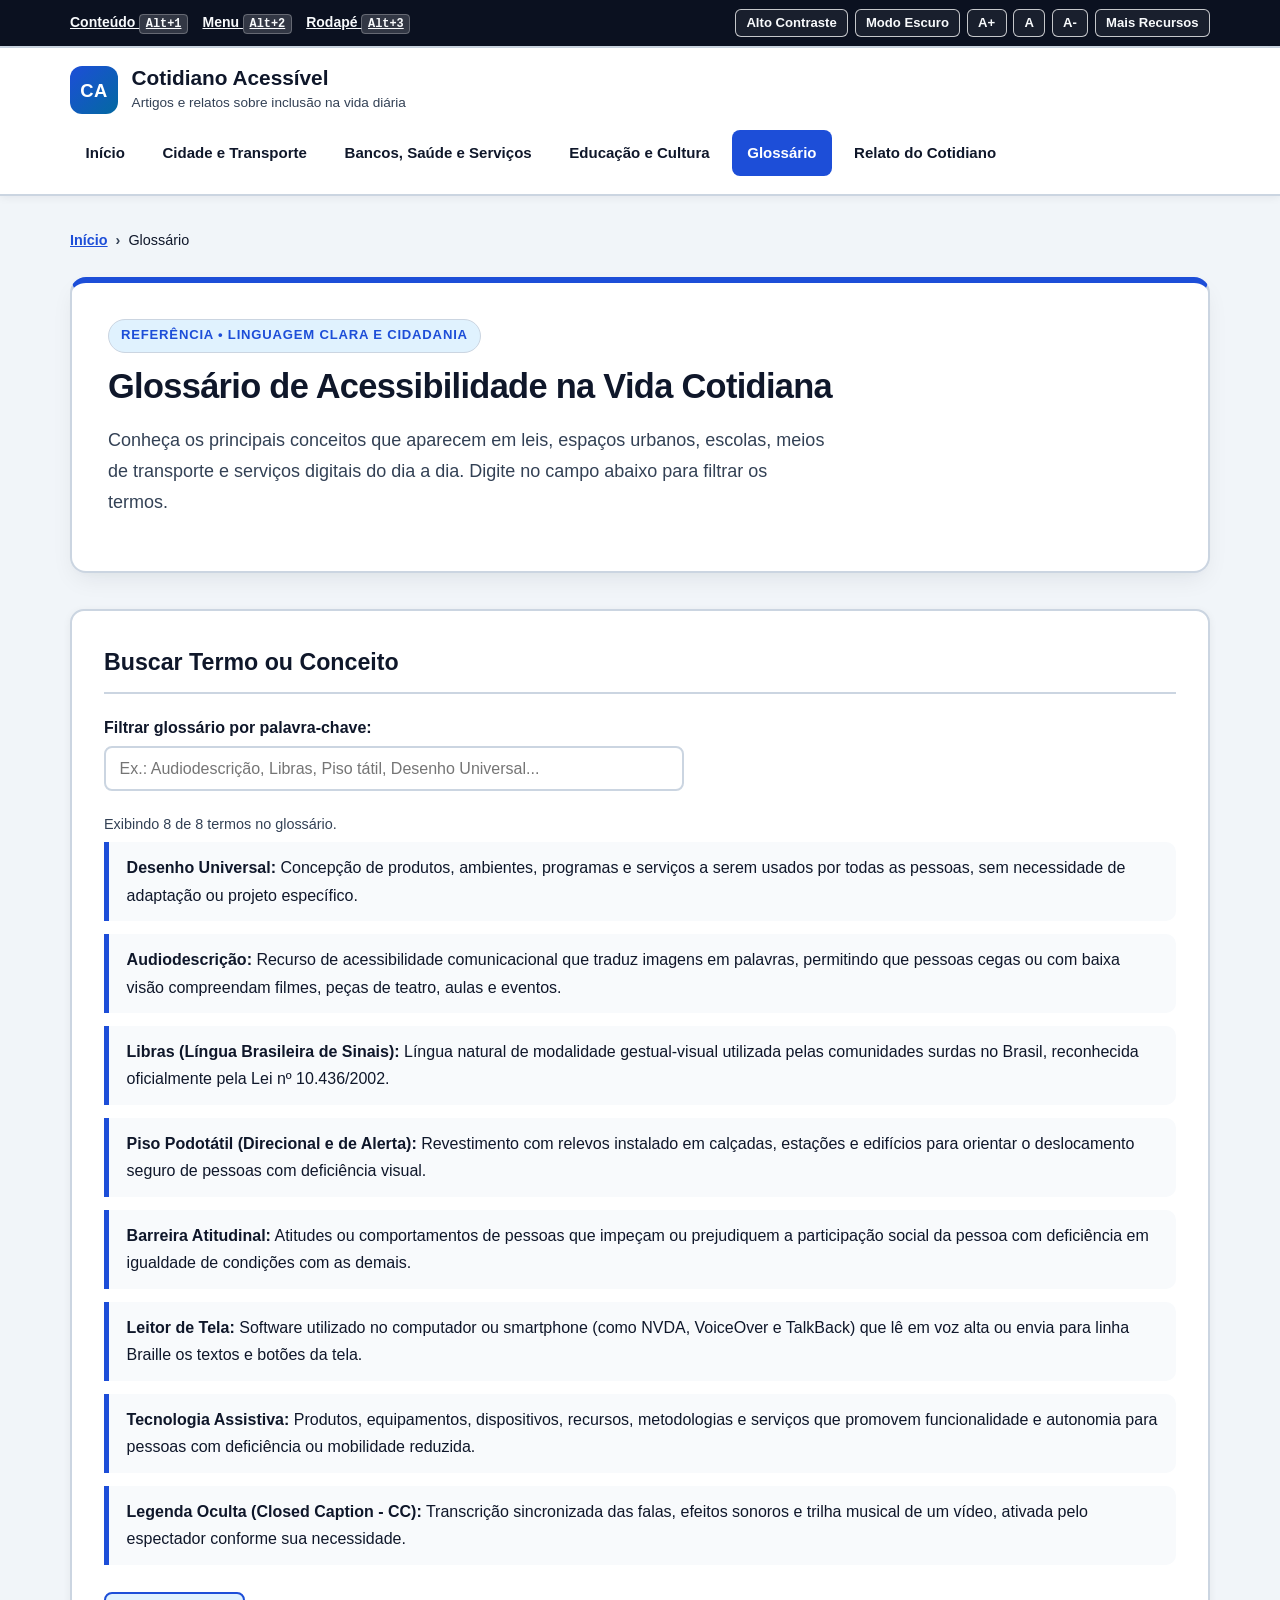
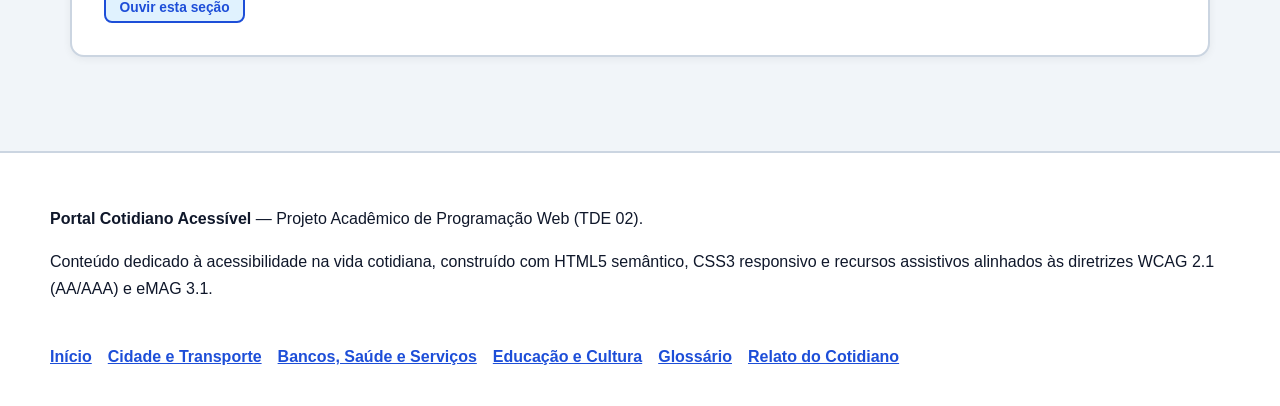
<file: glossario.html>
<!DOCTYPE html>
<html lang="pt-BR">
<head>
  <meta charset="UTF-8">
  <meta name="viewport" content="width=device-width, initial-scale=1.0">
  <title>Glossário | Cotidiano Acessível</title>
  <link rel="stylesheet" href="css/estilo.css">
</head>
<body>
  <div class="skip-links">
    <a href="#conteudo-principal">Ir para o conteúdo principal</a>
    <a href="#menu-principal">Ir para o menu de navegação</a>
    <a href="#rodape">Ir para o rodapé</a>
  </div>

  <section class="a11y-toolbar" aria-label="Barra de ferramentas de acessibilidade">
    <div class="a11y-toolbar-inner">
      <ul class="a11y-shortcuts">
        <li><a href="#conteudo-principal" accesskey="1">Conteúdo <kbd>Alt+1</kbd></a></li>
        <li><a href="#menu-principal" accesskey="2">Menu <kbd>Alt+2</kbd></a></li>
        <li><a href="#rodape" accesskey="3">Rodapé <kbd>Alt+3</kbd></a></li>
      </ul>
      <div class="a11y-controls" role="group" aria-label="Controles rápidos de acessibilidade">
        <button type="button" id="btn-contrast" class="a11y-btn" aria-pressed="false">Alto Contraste</button>
        <button type="button" id="btn-dark-mode" class="a11y-btn" aria-pressed="false">Modo Escuro</button>
        <button type="button" id="btn-font-up" class="a11y-btn" aria-label="Aumentar tamanho da fonte">A+</button>
        <button type="button" id="btn-font-reset" class="a11y-btn" aria-label="Restaurar tamanho padrão da fonte">A</button>
        <button type="button" id="btn-font-down" class="a11y-btn" aria-label="Diminuir tamanho da fonte">A-</button>
        <button type="button" id="btn-a11y-drawer" class="a11y-btn" aria-expanded="false" aria-controls="a11y-drawer">Mais Recursos</button>
      </div>
    </div>
  </section>

  <section id="a11y-drawer" class="a11y-drawer" aria-label="Painel avançado de acessibilidade" hidden>
    <div class="a11y-drawer-inner">
      <div class="a11y-drawer-header">
        <h2>Central de Recursos Assistivos</h2>
        <div>
          <button type="button" id="btn-reset-a11y" class="a11y-btn-light" style="margin-right: 0.5rem;">Restaurar Padrão</button>
          <button type="button" id="btn-a11y-close" class="a11y-btn-light">Fechar (Esc)</button>
        </div>
      </div>

      <div class="a11y-grid">
        <button type="button" id="btn-dyslexia" class="a11y-tile" aria-pressed="false">
          <span class="a11y-tile-title">Espaçamento Dislexia</span>
          <span class="a11y-tile-desc">Aumenta altura da linha e distância entre letras e palavras.</span>
        </button>

        <button type="button" id="btn-highlight-links" class="a11y-tile" aria-pressed="false">
          <span class="a11y-tile-title">Destacar Todos os Links</span>
          <span class="a11y-tile-desc">Aplica fundo amarelo e borda visível em cada link da página.</span>
        </button>

        <button type="button" id="btn-reading-ruler" class="a11y-tile" aria-pressed="false">
          <span class="a11y-tile-title">Régua Guia de Leitura</span>
          <span class="a11y-tile-desc">Exibe uma linha horizontal que acompanha o cursor na leitura.</span>
        </button>

        <button type="button" id="btn-reading-mask" class="a11y-tile" aria-pressed="false">
          <span class="a11y-tile-title">Máscara de Foco</span>
          <span class="a11y-tile-desc">Escurece o entorno e mantém iluminada apenas a faixa de leitura.</span>
        </button>

        <button type="button" id="btn-reduce-motion" class="a11y-tile" aria-pressed="false">
          <span class="a11y-tile-title">Pausar Animações</span>
          <span class="a11y-tile-desc">Desativa transições e movimentos visuais na interface.</span>
        </button>

        <div class="a11y-tile" style="cursor: default;">
          <label for="select-color-sim" class="a11y-tile-title" style="margin: 0;">Filtro de Percepção de Cores</label>
          <select id="select-color-sim" style="margin-top: 0.35rem; padding: 0.4rem; font-size: 0.88rem;">
            <option value="none">Visão Padrão</option>
            <option value="protanopia">Simular: Vermelho/Verde</option>
            <option value="tritanopia">Simular: Azul/Amarelo</option>
            <option value="monochromacy">Simular: Monocromacia</option>
          </select>
        </div>
      </div>
    </div>
  </section>

  <div id="a11y-announcer" class="sr-only" aria-live="polite" aria-atomic="true"></div>

  <header class="site-header">
    <div class="header-inner">
      <a href="index.html" class="site-brand">
        <span class="brand-badge" aria-hidden="true">CA</span>
        <span>
          <span class="brand-title">Cotidiano Acessível</span>
          <span class="brand-subtitle">Artigos e relatos sobre inclusão na vida diária</span>
        </span>
      </a>
      <nav id="menu-principal" class="main-nav" aria-label="Navegação principal do portal">
        <ul>
          <li><a href="index.html">Início</a></li>
          <li><a href="mobilidade-cidade.html">Cidade e Transporte</a></li>
          <li><a href="servicos-digitais.html">Bancos, Saúde e Serviços</a></li>
          <li><a href="educacao-cultura.html">Educação e Cultura</a></li>
          <li><a href="glossario.html" aria-current="page">Glossário</a></li>
          <li><a href="contato.html">Relato do Cotidiano</a></li>
        </ul>
      </nav>
    </div>
  </header>

  <main id="conteudo-principal" class="container" tabindex="-1">
    <nav class="breadcrumb" aria-label="Você está aqui">
      <ol>
        <li><a href="index.html">Início</a></li>
        <li aria-current="page">Glossário</li>
      </ol>
    </nav>
    <article aria-labelledby="titulo-glossario">
      <header class="hero">
        <span class="hero-tag">Referência • Linguagem Clara e Cidadania</span>
        <h1 id="titulo-glossario">Glossário de Acessibilidade na Vida Cotidiana</h1>
        <p class="lead">
          Conheça os principais conceitos que aparecem em leis, espaços urbanos, escolas, meios de transporte e serviços digitais do dia a dia. Digite no campo abaixo para filtrar os termos.
        </p>
      </header>

      <section class="article-section" aria-labelledby="sec-busca-glossario">
        <h2 id="sec-busca-glossario">Buscar Termo ou Conceito</h2>
        <div class="form-group">
          <label for="glossary-search">Filtrar glossário por palavra-chave:</label>
          <input type="text" id="glossary-search" placeholder="Ex.: Audiodescrição, Libras, Piso tátil, Desenho Universal...">
        </div>
        <p id="glossary-count" class="field-hint" role="status" aria-live="polite"></p>

        <div class="glossary-item">
          <strong>Desenho Universal:</strong> Concepção de produtos, ambientes, programas e serviços a serem usados por todas as pessoas, sem necessidade de adaptação ou projeto específico.
        </div>
        <div class="glossary-item">
          <strong>Audiodescrição:</strong> Recurso de acessibilidade comunicacional que traduz imagens em palavras, permitindo que pessoas cegas ou com baixa visão compreendam filmes, peças de teatro, aulas e eventos.
        </div>
        <div class="glossary-item">
          <strong>Libras (Língua Brasileira de Sinais):</strong> Língua natural de modalidade gestual-visual utilizada pelas comunidades surdas no Brasil, reconhecida oficialmente pela Lei nº 10.436/2002.
        </div>
        <div class="glossary-item">
          <strong>Piso Podotátil (Direcional e de Alerta):</strong> Revestimento com relevos instalado em calçadas, estações e edifícios para orientar o deslocamento seguro de pessoas com deficiência visual.
        </div>
        <div class="glossary-item">
          <strong>Barreira Atitudinal:</strong> Atitudes ou comportamentos de pessoas que impeçam ou prejudiquem a participação social da pessoa com deficiência em igualdade de condições com as demais.
        </div>
        <div class="glossary-item">
          <strong>Leitor de Tela:</strong> Software utilizado no computador ou smartphone (como NVDA, VoiceOver e TalkBack) que lê em voz alta ou envia para linha Braille os textos e botões da tela.
        </div>
        <div class="glossary-item">
          <strong>Tecnologia Assistiva:</strong> Produtos, equipamentos, dispositivos, recursos, metodologias e serviços que promovem funcionalidade e autonomia para pessoas com deficiência ou mobilidade reduzida.
        </div>
        <div class="glossary-item">
          <strong>Legenda Oculta (Closed Caption - CC):</strong> Transcrição sincronizada das falas, efeitos sonoros e trilha musical de um vídeo, ativada pelo espectador conforme sua necessidade.
        </div>
      </section>
    </article>
  </main>

  <footer id="rodape" class="site-footer" tabindex="-1">
    <div class="footer-inner">
      <div>
        <p><strong>Portal Cotidiano Acessível</strong> — Projeto Acadêmico de Programação Web (TDE 02).</p>
        <p>Conteúdo dedicado à acessibilidade na vida cotidiana, construído com HTML5 semântico, CSS3 responsivo e recursos assistivos alinhados às diretrizes WCAG 2.1 (AA/AAA) e eMAG 3.1.</p>
      </div>
      <nav aria-label="Mapa do portal no rodapé">
        <ul class="footer-links">
          <li><a href="index.html">Início</a></li>
          <li><a href="mobilidade-cidade.html">Cidade e Transporte</a></li>
          <li><a href="servicos-digitais.html">Bancos, Saúde e Serviços</a></li>
          <li><a href="educacao-cultura.html">Educação e Cultura</a></li>
          <li><a href="glossario.html">Glossário</a></li>
          <li><a href="contato.html">Relato do Cotidiano</a></li>
        </ul>
      </nav>
    </div>
  </footer>

  <div vw class="enabled">
    <div vw-access-button class="active"></div>
    <div vw-plugin-wrapper>
      <div class="vw-plugin-top-wrapper"></div>
    </div>
  </div>
  <script src="https://vlibras.gov.br/app/vlibras-plugin.js"></script>
  <script>
    if (window.VLibras) {
      new window.VLibras.Widget("https://vlibras.gov.br/app");
    }
  </script>
  <script src="js/acessibilidade.js"></script>
</body>
</html>
</file>
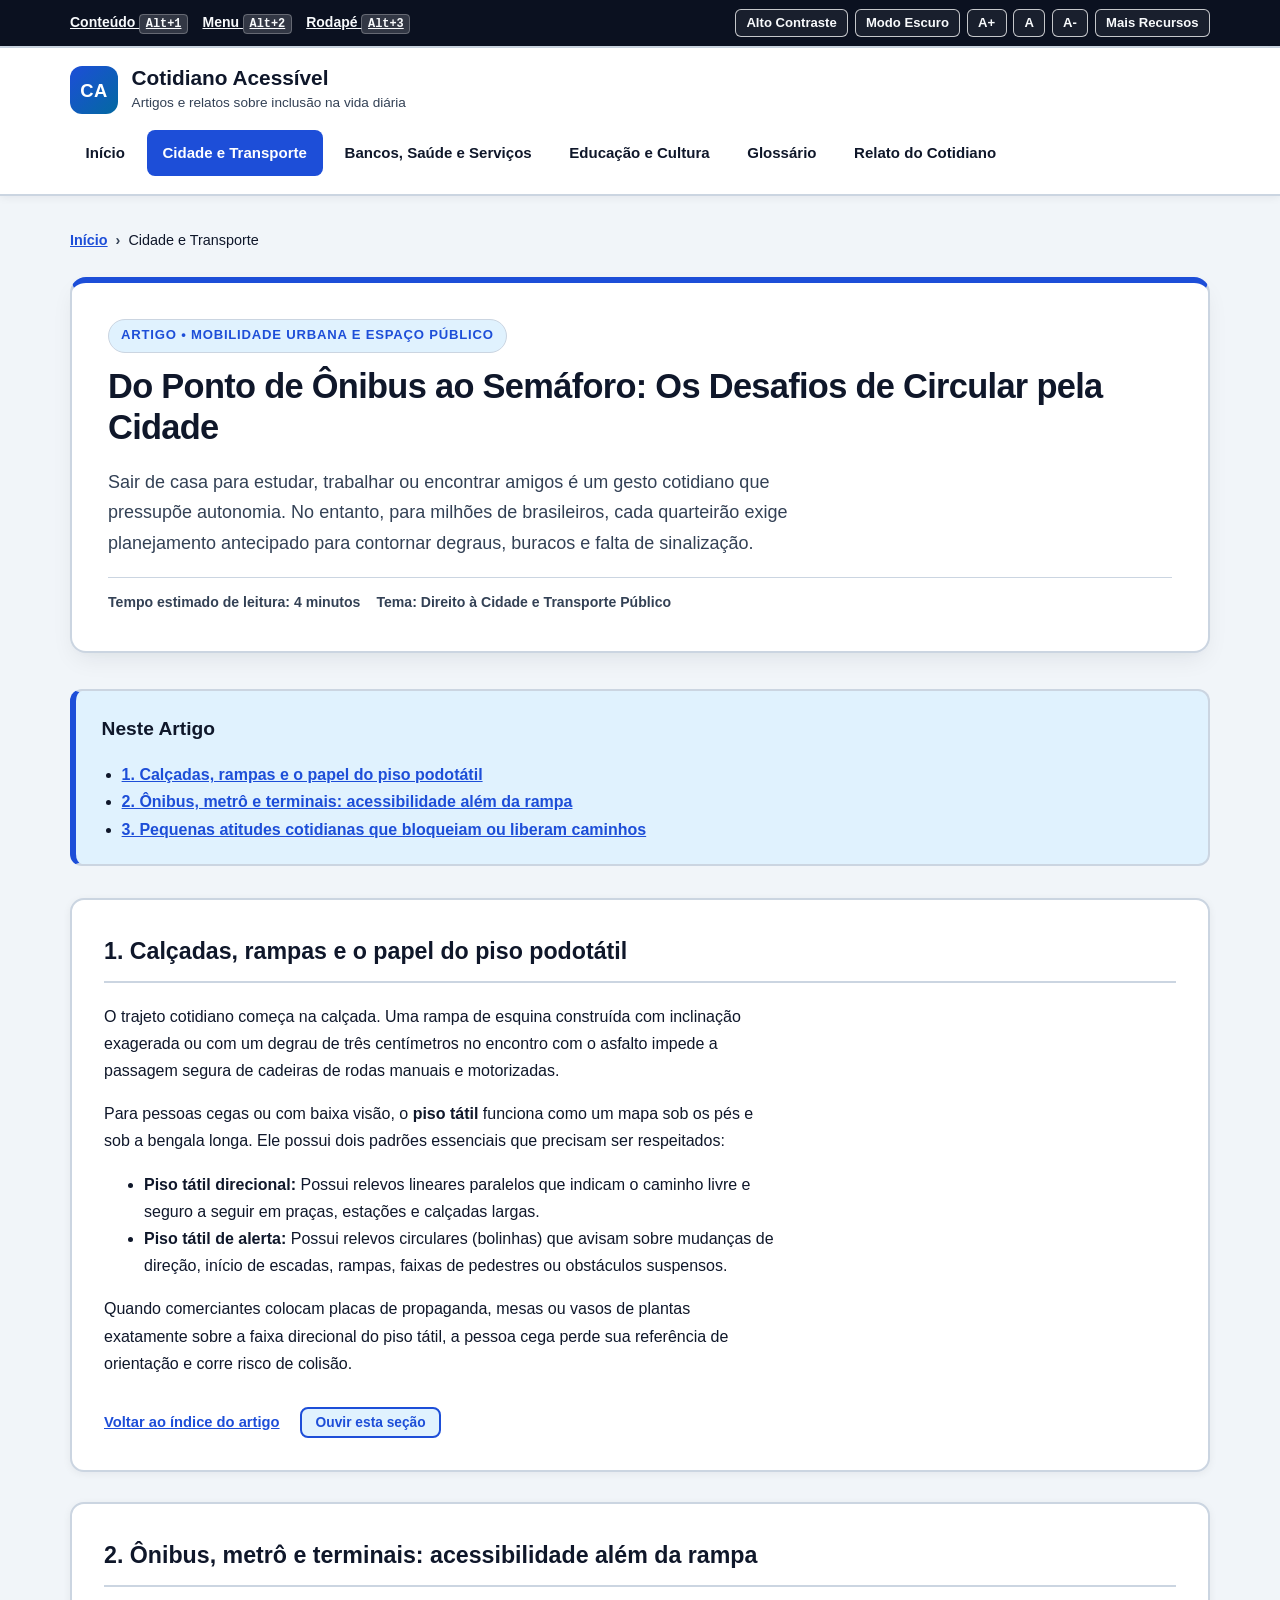
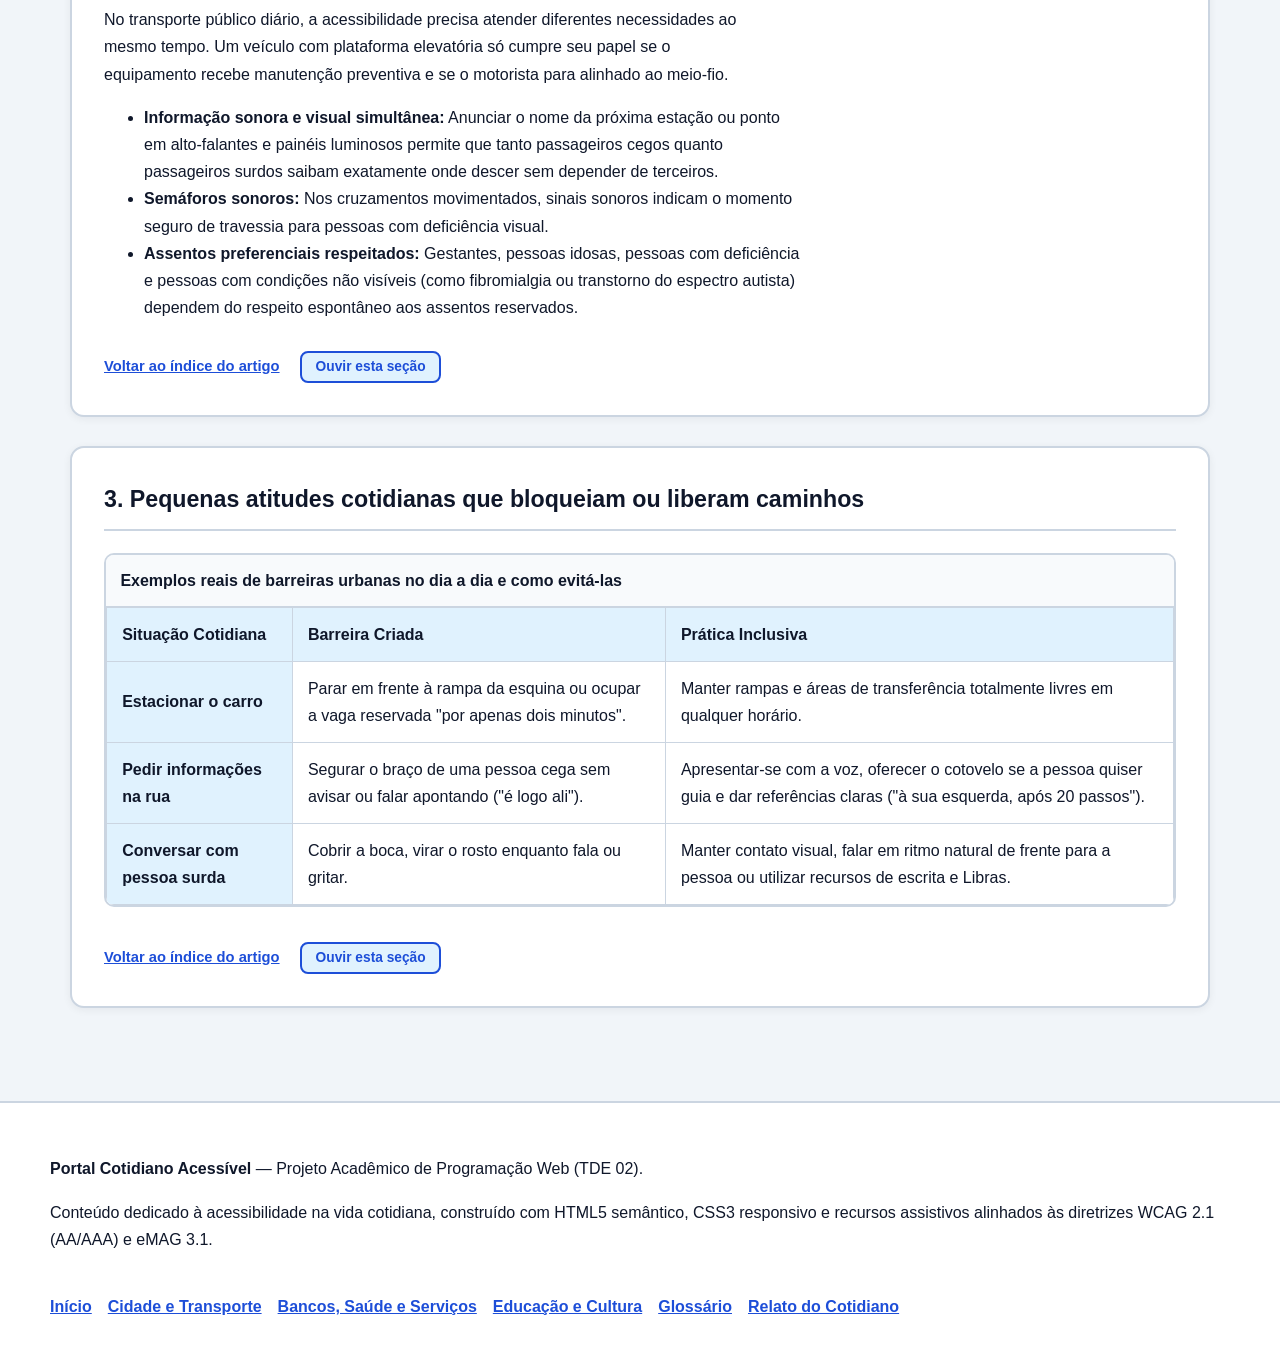
<file: mobilidade-cidade.html>
<!DOCTYPE html>
<html lang="pt-BR">
<head>
  <meta charset="UTF-8">
  <meta name="viewport" content="width=device-width, initial-scale=1.0">
  <title>Cidade e Transporte | Cotidiano Acessível</title>
  <link rel="stylesheet" href="css/estilo.css">
</head>
<body>
  <div class="skip-links">
    <a href="#conteudo-principal">Ir para o conteúdo principal</a>
    <a href="#menu-principal">Ir para o menu de navegação</a>
    <a href="#rodape">Ir para o rodapé</a>
  </div>

  <section class="a11y-toolbar" aria-label="Barra de ferramentas de acessibilidade">
    <div class="a11y-toolbar-inner">
      <ul class="a11y-shortcuts">
        <li><a href="#conteudo-principal" accesskey="1">Conteúdo <kbd>Alt+1</kbd></a></li>
        <li><a href="#menu-principal" accesskey="2">Menu <kbd>Alt+2</kbd></a></li>
        <li><a href="#rodape" accesskey="3">Rodapé <kbd>Alt+3</kbd></a></li>
      </ul>
      <div class="a11y-controls" role="group" aria-label="Controles rápidos de acessibilidade">
        <button type="button" id="btn-contrast" class="a11y-btn" aria-pressed="false">Alto Contraste</button>
        <button type="button" id="btn-dark-mode" class="a11y-btn" aria-pressed="false">Modo Escuro</button>
        <button type="button" id="btn-font-up" class="a11y-btn" aria-label="Aumentar tamanho da fonte">A+</button>
        <button type="button" id="btn-font-reset" class="a11y-btn" aria-label="Restaurar tamanho padrão da fonte">A</button>
        <button type="button" id="btn-font-down" class="a11y-btn" aria-label="Diminuir tamanho da fonte">A-</button>
        <button type="button" id="btn-a11y-drawer" class="a11y-btn" aria-expanded="false" aria-controls="a11y-drawer">Mais Recursos</button>
      </div>
    </div>
  </section>

  <section id="a11y-drawer" class="a11y-drawer" aria-label="Painel avançado de acessibilidade" hidden>
    <div class="a11y-drawer-inner">
      <div class="a11y-drawer-header">
        <h2>Central de Recursos Assistivos</h2>
        <div>
          <button type="button" id="btn-reset-a11y" class="a11y-btn-light" style="margin-right: 0.5rem;">Restaurar Padrão</button>
          <button type="button" id="btn-a11y-close" class="a11y-btn-light">Fechar (Esc)</button>
        </div>
      </div>

      <div class="a11y-grid">
        <button type="button" id="btn-dyslexia" class="a11y-tile" aria-pressed="false">
          <span class="a11y-tile-title">Espaçamento Dislexia</span>
          <span class="a11y-tile-desc">Aumenta altura da linha e distância entre letras e palavras.</span>
        </button>

        <button type="button" id="btn-highlight-links" class="a11y-tile" aria-pressed="false">
          <span class="a11y-tile-title">Destacar Todos os Links</span>
          <span class="a11y-tile-desc">Aplica fundo amarelo e borda visível em cada link da página.</span>
        </button>

        <button type="button" id="btn-reading-ruler" class="a11y-tile" aria-pressed="false">
          <span class="a11y-tile-title">Régua Guia de Leitura</span>
          <span class="a11y-tile-desc">Exibe uma linha horizontal que acompanha o cursor na leitura.</span>
        </button>

        <button type="button" id="btn-reading-mask" class="a11y-tile" aria-pressed="false">
          <span class="a11y-tile-title">Máscara de Foco</span>
          <span class="a11y-tile-desc">Escurece o entorno e mantém iluminada apenas a faixa de leitura.</span>
        </button>

        <button type="button" id="btn-reduce-motion" class="a11y-tile" aria-pressed="false">
          <span class="a11y-tile-title">Pausar Animações</span>
          <span class="a11y-tile-desc">Desativa transições e movimentos visuais na interface.</span>
        </button>

        <div class="a11y-tile" style="cursor: default;">
          <label for="select-color-sim" class="a11y-tile-title" style="margin: 0;">Filtro de Percepção de Cores</label>
          <select id="select-color-sim" style="margin-top: 0.35rem; padding: 0.4rem; font-size: 0.88rem;">
            <option value="none">Visão Padrão</option>
            <option value="protanopia">Simular: Vermelho/Verde</option>
            <option value="tritanopia">Simular: Azul/Amarelo</option>
            <option value="monochromacy">Simular: Monocromacia</option>
          </select>
        </div>
      </div>
    </div>
  </section>

  <div id="a11y-announcer" class="sr-only" aria-live="polite" aria-atomic="true"></div>

  <header class="site-header">
    <div class="header-inner">
      <a href="index.html" class="site-brand">
        <span class="brand-badge" aria-hidden="true">CA</span>
        <span>
          <span class="brand-title">Cotidiano Acessível</span>
          <span class="brand-subtitle">Artigos e relatos sobre inclusão na vida diária</span>
        </span>
      </a>
      <nav id="menu-principal" class="main-nav" aria-label="Navegação principal do portal">
        <ul>
          <li><a href="index.html">Início</a></li>
          <li><a href="mobilidade-cidade.html" aria-current="page">Cidade e Transporte</a></li>
          <li><a href="servicos-digitais.html">Bancos, Saúde e Serviços</a></li>
          <li><a href="educacao-cultura.html">Educação e Cultura</a></li>
          <li><a href="glossario.html">Glossário</a></li>
          <li><a href="contato.html">Relato do Cotidiano</a></li>
        </ul>
      </nav>
    </div>
  </header>

  <main id="conteudo-principal" class="container" tabindex="-1">
    <nav class="breadcrumb" aria-label="Você está aqui">
      <ol>
        <li><a href="index.html">Início</a></li>
        <li aria-current="page">Cidade e Transporte</li>
      </ol>
    </nav>
    <article aria-labelledby="titulo-mobilidade">
      <header class="hero">
        <span class="hero-tag">Artigo • Mobilidade Urbana e Espaço Público</span>
        <h1 id="titulo-mobilidade">Do Ponto de Ônibus ao Semáforo: Os Desafios de Circular pela Cidade</h1>
        <p class="lead">
          Sair de casa para estudar, trabalhar ou encontrar amigos é um gesto cotidiano que pressupõe autonomia. No entanto, para milhões de brasileiros, cada quarteirão exige planejamento antecipado para contornar degraus, buracos e falta de sinalização.
        </p>
        <div class="article-meta">
          <span>Tempo estimado de leitura: 4 minutos</span>
          <span>Tema: Direito à Cidade e Transporte Público</span>
        </div>
      </header>

      <nav id="sumario-mobilidade" class="toc-box" aria-labelledby="titulo-sumario-mob">
        <h2 id="titulo-sumario-mob">Neste Artigo</h2>
        <ul>
          <li><a href="#calcadas-piso">1. Calçadas, rampas e o papel do piso podotátil</a></li>
          <li><a href="#transporte-coletivo">2. Ônibus, metrô e terminais: acessibilidade além da rampa</a></li>
          <li><a href="#atitudes-urbanas">3. Pequenas atitudes cotidianas que bloqueiam ou liberam caminhos</a></li>
        </ul>
      </nav>

      <section id="calcadas-piso" class="article-section">
        <h2>1. Calçadas, rampas e o papel do piso podotátil</h2>
        <p>
          O trajeto cotidiano começa na calçada. Uma rampa de esquina construída com inclinação exagerada ou com um degrau de três centímetros no encontro com o asfalto impede a passagem segura de cadeiras de rodas manuais e motorizadas.
        </p>
        <p>
          Para pessoas cegas ou com baixa visão, o <strong>piso tátil</strong> funciona como um mapa sob os pés e sob a bengala longa. Ele possui dois padrões essenciais que precisam ser respeitados:
        </p>
        <ul>
          <li><strong>Piso tátil direcional:</strong> Possui relevos lineares paralelos que indicam o caminho livre e seguro a seguir em praças, estações e calçadas largas.</li>
          <li><strong>Piso tátil de alerta:</strong> Possui relevos circulares (bolinhas) que avisam sobre mudanças de direção, início de escadas, rampas, faixas de pedestres ou obstáculos suspensos.</li>
        </ul>
        <p>
          Quando comerciantes colocam placas de propaganda, mesas ou vasos de plantas exatamente sobre a faixa direcional do piso tátil, a pessoa cega perde sua referência de orientação e corre risco de colisão.
        </p>
        <a class="back-top" href="#sumario-mobilidade">Voltar ao índice do artigo</a>
      </section>

      <section id="transporte-coletivo" class="article-section">
        <h2>2. Ônibus, metrô e terminais: acessibilidade além da rampa</h2>
        <p>
          No transporte público diário, a acessibilidade precisa atender diferentes necessidades ao mesmo tempo. Um veículo com plataforma elevatória só cumpre seu papel se o equipamento recebe manutenção preventiva e se o motorista para alinhado ao meio-fio.
        </p>
        <ul>
          <li><strong>Informação sonora e visual simultânea:</strong> Anunciar o nome da próxima estação ou ponto em alto-falantes e painéis luminosos permite que tanto passageiros cegos quanto passageiros surdos saibam exatamente onde descer sem depender de terceiros.</li>
          <li><strong>Semáforos sonoros:</strong> Nos cruzamentos movimentados, sinais sonoros indicam o momento seguro de travessia para pessoas com deficiência visual.</li>
          <li><strong>Assentos preferenciais respeitados:</strong> Gestantes, pessoas idosas, pessoas com deficiência e pessoas com condições não visíveis (como fibromialgia ou transtorno do espectro autista) dependem do respeito espontâneo aos assentos reservados.</li>
        </ul>
        <a class="back-top" href="#sumario-mobilidade">Voltar ao índice do artigo</a>
      </section>

      <section id="atitudes-urbanas" class="article-section">
        <h2>3. Pequenas atitudes cotidianas que bloqueiam ou liberam caminhos</h2>
        <div class="table-wrapper">
          <table>
            <caption>Exemplos reais de barreiras urbanas no dia a dia e como evitá-las</caption>
            <thead>
              <tr>
                <th scope="col">Situação Cotidiana</th>
                <th scope="col">Barreira Criada</th>
                <th scope="col">Prática Inclusiva</th>
              </tr>
            </thead>
            <tbody>
              <tr>
                <th scope="row">Estacionar o carro</th>
                <td>Parar em frente à rampa da esquina ou ocupar a vaga reservada "por apenas dois minutos".</td>
                <td>Manter rampas e áreas de transferência totalmente livres em qualquer horário.</td>
              </tr>
              <tr>
                <th scope="row">Pedir informações na rua</th>
                <td>Segurar o braço de uma pessoa cega sem avisar ou falar apontando ("é logo ali").</td>
                <td>Apresentar-se com a voz, oferecer o cotovelo se a pessoa quiser guia e dar referências claras ("à sua esquerda, após 20 passos").</td>
              </tr>
              <tr>
                <th scope="row">Conversar com pessoa surda</th>
                <td>Cobrir a boca, virar o rosto enquanto fala ou gritar.</td>
                <td>Manter contato visual, falar em ritmo natural de frente para a pessoa ou utilizar recursos de escrita e Libras.</td>
              </tr>
            </tbody>
          </table>
        </div>
        <a class="back-top" href="#sumario-mobilidade">Voltar ao índice do artigo</a>
      </section>
    </article>
  </main>

  <footer id="rodape" class="site-footer" tabindex="-1">
    <div class="footer-inner">
      <div>
        <p><strong>Portal Cotidiano Acessível</strong> — Projeto Acadêmico de Programação Web (TDE 02).</p>
        <p>Conteúdo dedicado à acessibilidade na vida cotidiana, construído com HTML5 semântico, CSS3 responsivo e recursos assistivos alinhados às diretrizes WCAG 2.1 (AA/AAA) e eMAG 3.1.</p>
      </div>
      <nav aria-label="Mapa do portal no rodapé">
        <ul class="footer-links">
          <li><a href="index.html">Início</a></li>
          <li><a href="mobilidade-cidade.html">Cidade e Transporte</a></li>
          <li><a href="servicos-digitais.html">Bancos, Saúde e Serviços</a></li>
          <li><a href="educacao-cultura.html">Educação e Cultura</a></li>
          <li><a href="glossario.html">Glossário</a></li>
          <li><a href="contato.html">Relato do Cotidiano</a></li>
        </ul>
      </nav>
    </div>
  </footer>

  <div vw class="enabled">
    <div vw-access-button class="active"></div>
    <div vw-plugin-wrapper>
      <div class="vw-plugin-top-wrapper"></div>
    </div>
  </div>
  <script src="https://vlibras.gov.br/app/vlibras-plugin.js"></script>
  <script>
    if (window.VLibras) {
      new window.VLibras.Widget("https://vlibras.gov.br/app");
    }
  </script>
  <script src="js/acessibilidade.js"></script>
</body>
</html>
</file>
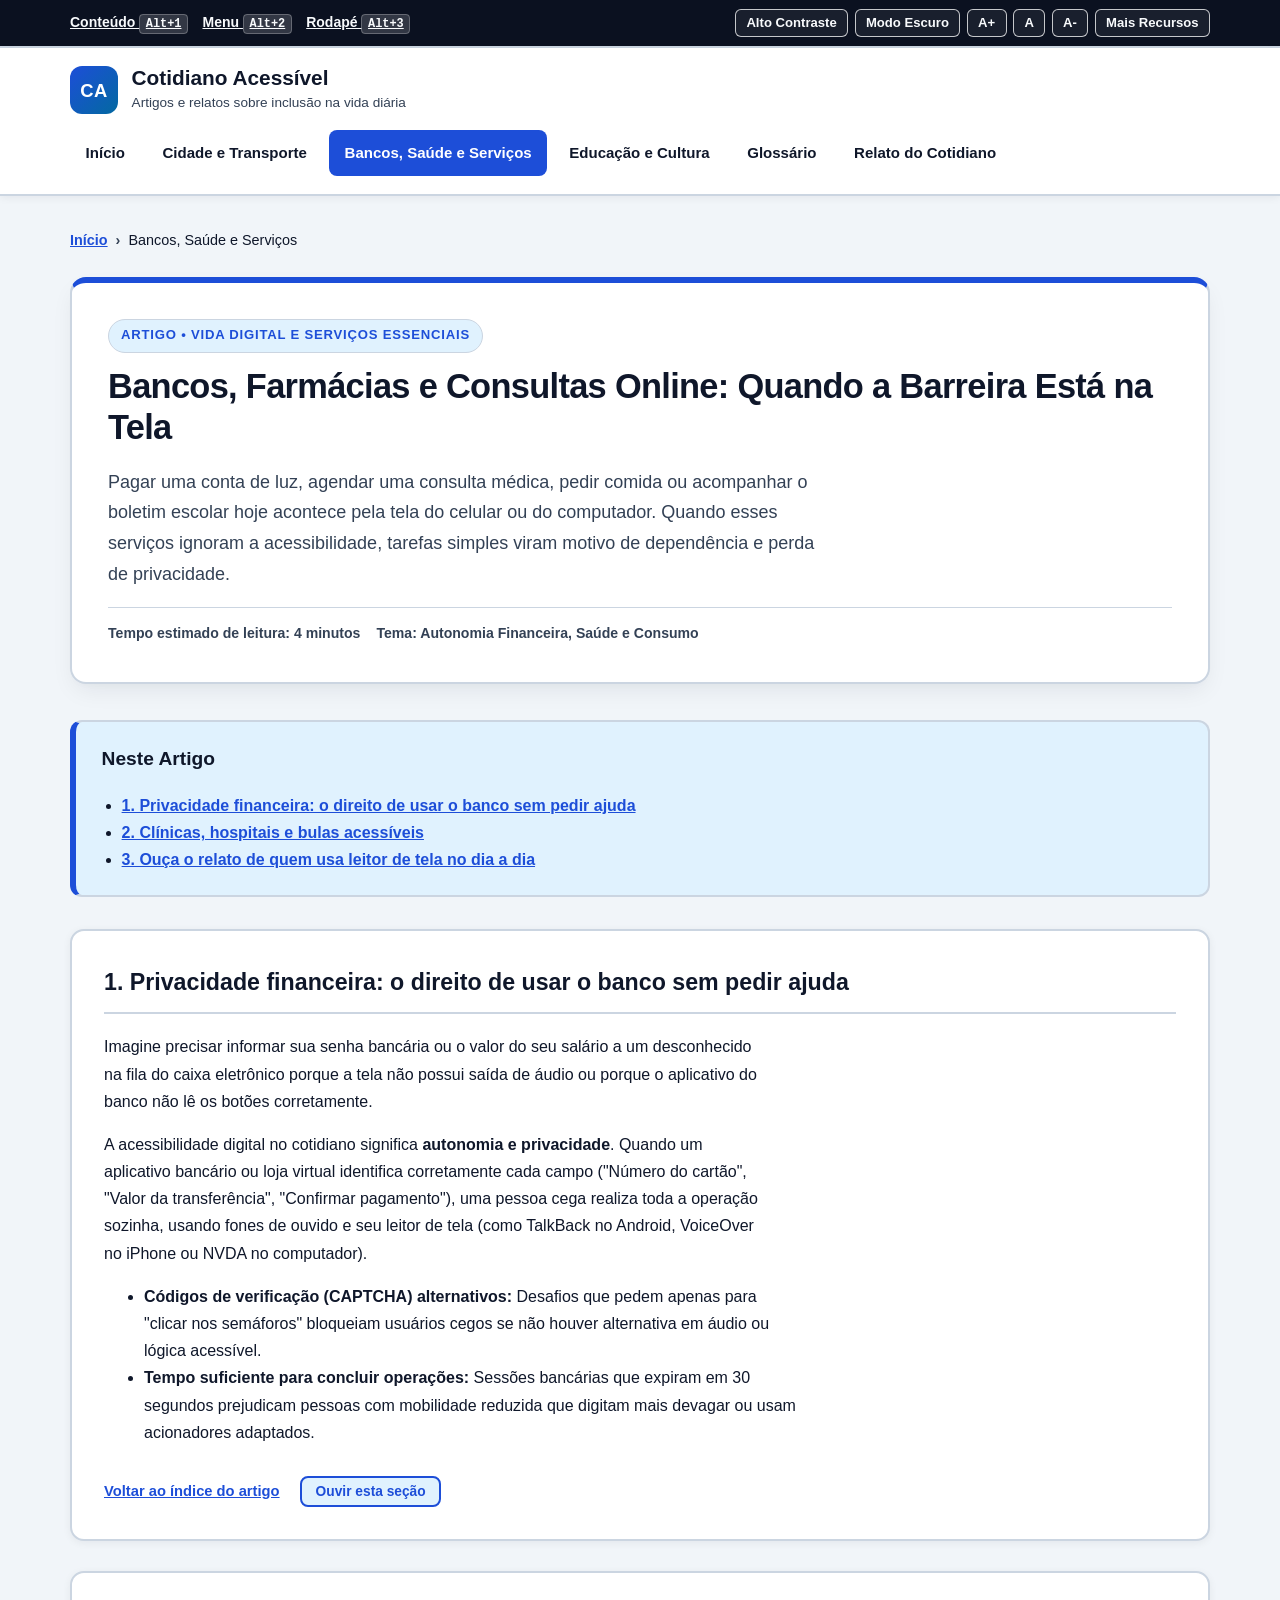
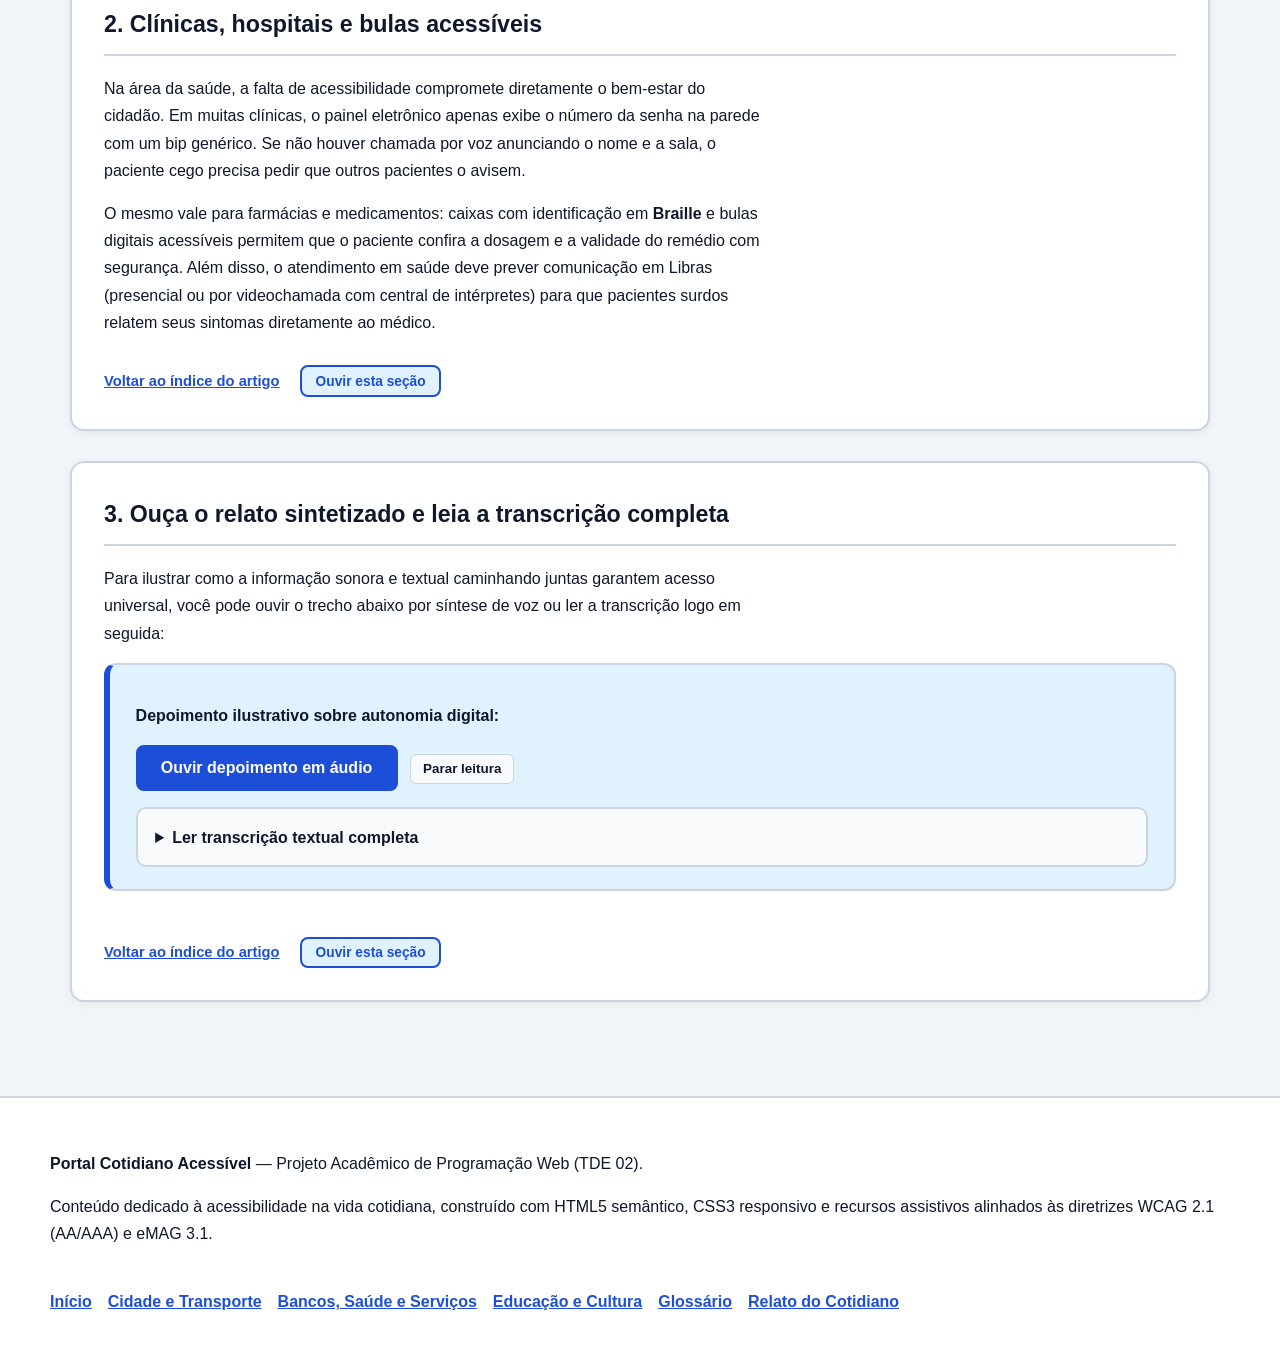
<file: servicos-digitais.html>
<!DOCTYPE html>
<html lang="pt-BR">
<head>
  <meta charset="UTF-8">
  <meta name="viewport" content="width=device-width, initial-scale=1.0">
  <title>Bancos, Saúde e Serviços | Cotidiano Acessível</title>
  <link rel="stylesheet" href="css/estilo.css">
</head>
<body>
  <div class="skip-links">
    <a href="#conteudo-principal">Ir para o conteúdo principal</a>
    <a href="#menu-principal">Ir para o menu de navegação</a>
    <a href="#rodape">Ir para o rodapé</a>
  </div>

  <section class="a11y-toolbar" aria-label="Barra de ferramentas de acessibilidade">
    <div class="a11y-toolbar-inner">
      <ul class="a11y-shortcuts">
        <li><a href="#conteudo-principal" accesskey="1">Conteúdo <kbd>Alt+1</kbd></a></li>
        <li><a href="#menu-principal" accesskey="2">Menu <kbd>Alt+2</kbd></a></li>
        <li><a href="#rodape" accesskey="3">Rodapé <kbd>Alt+3</kbd></a></li>
      </ul>
      <div class="a11y-controls" role="group" aria-label="Controles rápidos de acessibilidade">
        <button type="button" id="btn-contrast" class="a11y-btn" aria-pressed="false">Alto Contraste</button>
        <button type="button" id="btn-dark-mode" class="a11y-btn" aria-pressed="false">Modo Escuro</button>
        <button type="button" id="btn-font-up" class="a11y-btn" aria-label="Aumentar tamanho da fonte">A+</button>
        <button type="button" id="btn-font-reset" class="a11y-btn" aria-label="Restaurar tamanho padrão da fonte">A</button>
        <button type="button" id="btn-font-down" class="a11y-btn" aria-label="Diminuir tamanho da fonte">A-</button>
        <button type="button" id="btn-a11y-drawer" class="a11y-btn" aria-expanded="false" aria-controls="a11y-drawer">Mais Recursos</button>
      </div>
    </div>
  </section>

  <section id="a11y-drawer" class="a11y-drawer" aria-label="Painel avançado de acessibilidade" hidden>
    <div class="a11y-drawer-inner">
      <div class="a11y-drawer-header">
        <h2>Central de Recursos Assistivos</h2>
        <div>
          <button type="button" id="btn-reset-a11y" class="a11y-btn-light" style="margin-right: 0.5rem;">Restaurar Padrão</button>
          <button type="button" id="btn-a11y-close" class="a11y-btn-light">Fechar (Esc)</button>
        </div>
      </div>

      <div class="a11y-grid">
        <button type="button" id="btn-dyslexia" class="a11y-tile" aria-pressed="false">
          <span class="a11y-tile-title">Espaçamento Dislexia</span>
          <span class="a11y-tile-desc">Aumenta altura da linha e distância entre letras e palavras.</span>
        </button>

        <button type="button" id="btn-highlight-links" class="a11y-tile" aria-pressed="false">
          <span class="a11y-tile-title">Destacar Todos os Links</span>
          <span class="a11y-tile-desc">Aplica fundo amarelo e borda visível em cada link da página.</span>
        </button>

        <button type="button" id="btn-reading-ruler" class="a11y-tile" aria-pressed="false">
          <span class="a11y-tile-title">Régua Guia de Leitura</span>
          <span class="a11y-tile-desc">Exibe uma linha horizontal que acompanha o cursor na leitura.</span>
        </button>

        <button type="button" id="btn-reading-mask" class="a11y-tile" aria-pressed="false">
          <span class="a11y-tile-title">Máscara de Foco</span>
          <span class="a11y-tile-desc">Escurece o entorno e mantém iluminada apenas a faixa de leitura.</span>
        </button>

        <button type="button" id="btn-reduce-motion" class="a11y-tile" aria-pressed="false">
          <span class="a11y-tile-title">Pausar Animações</span>
          <span class="a11y-tile-desc">Desativa transições e movimentos visuais na interface.</span>
        </button>

        <div class="a11y-tile" style="cursor: default;">
          <label for="select-color-sim" class="a11y-tile-title" style="margin: 0;">Filtro de Percepção de Cores</label>
          <select id="select-color-sim" style="margin-top: 0.35rem; padding: 0.4rem; font-size: 0.88rem;">
            <option value="none">Visão Padrão</option>
            <option value="protanopia">Simular: Vermelho/Verde</option>
            <option value="tritanopia">Simular: Azul/Amarelo</option>
            <option value="monochromacy">Simular: Monocromacia</option>
          </select>
        </div>
      </div>
    </div>
  </section>

  <div id="a11y-announcer" class="sr-only" aria-live="polite" aria-atomic="true"></div>

  <header class="site-header">
    <div class="header-inner">
      <a href="index.html" class="site-brand">
        <span class="brand-badge" aria-hidden="true">CA</span>
        <span>
          <span class="brand-title">Cotidiano Acessível</span>
          <span class="brand-subtitle">Artigos e relatos sobre inclusão na vida diária</span>
        </span>
      </a>
      <nav id="menu-principal" class="main-nav" aria-label="Navegação principal do portal">
        <ul>
          <li><a href="index.html">Início</a></li>
          <li><a href="mobilidade-cidade.html">Cidade e Transporte</a></li>
          <li><a href="servicos-digitais.html" aria-current="page">Bancos, Saúde e Serviços</a></li>
          <li><a href="educacao-cultura.html">Educação e Cultura</a></li>
          <li><a href="glossario.html">Glossário</a></li>
          <li><a href="contato.html">Relato do Cotidiano</a></li>
        </ul>
      </nav>
    </div>
  </header>

  <main id="conteudo-principal" class="container" tabindex="-1">
    <nav class="breadcrumb" aria-label="Você está aqui">
      <ol>
        <li><a href="index.html">Início</a></li>
        <li aria-current="page">Bancos, Saúde e Serviços</li>
      </ol>
    </nav>
    <article aria-labelledby="titulo-servicos">
      <header class="hero">
        <span class="hero-tag">Artigo • Vida Digital e Serviços Essenciais</span>
        <h1 id="titulo-servicos">Bancos, Farmácias e Consultas Online: Quando a Barreira Está na Tela</h1>
        <p class="lead">
          Pagar uma conta de luz, agendar uma consulta médica, pedir comida ou acompanhar o boletim escolar hoje acontece pela tela do celular ou do computador. Quando esses serviços ignoram a acessibilidade, tarefas simples viram motivo de dependência e perda de privacidade.
        </p>
        <div class="article-meta">
          <span>Tempo estimado de leitura: 4 minutos</span>
          <span>Tema: Autonomia Financeira, Saúde e Consumo</span>
        </div>
      </header>

      <nav id="sumario-servicos" class="toc-box" aria-labelledby="titulo-sumario-serv">
        <h2 id="titulo-sumario-serv">Neste Artigo</h2>
        <ul>
          <li><a href="#privacidade-financeira">1. Privacidade financeira: o direito de usar o banco sem pedir ajuda</a></li>
          <li><a href="#saude-atendimento">2. Clínicas, hospitais e bulas acessíveis</a></li>
          <li><a href="#audio-cotidiano">3. Ouça o relato de quem usa leitor de tela no dia a dia</a></li>
        </ul>
      </nav>

      <section id="privacidade-financeira" class="article-section">
        <h2>1. Privacidade financeira: o direito de usar o banco sem pedir ajuda</h2>
        <p>
          Imagine precisar informar sua senha bancária ou o valor do seu salário a um desconhecido na fila do caixa eletrônico porque a tela não possui saída de áudio ou porque o aplicativo do banco não lê os botões corretamente.
        </p>
        <p>
          A acessibilidade digital no cotidiano significa <strong>autonomia e privacidade</strong>. Quando um aplicativo bancário ou loja virtual identifica corretamente cada campo ("Número do cartão", "Valor da transferência", "Confirmar pagamento"), uma pessoa cega realiza toda a operação sozinha, usando fones de ouvido e seu leitor de tela (como TalkBack no Android, VoiceOver no iPhone ou NVDA no computador).
        </p>
        <ul>
          <li><strong>Códigos de verificação (CAPTCHA) alternativos:</strong> Desafios que pedem apenas para "clicar nos semáforos" bloqueiam usuários cegos se não houver alternativa em áudio ou lógica acessível.</li>
          <li><strong>Tempo suficiente para concluir operações:</strong> Sessões bancárias que expiram em 30 segundos prejudicam pessoas com mobilidade reduzida que digitam mais devagar ou usam acionadores adaptados.</li>
        </ul>
        <a class="back-top" href="#sumario-servicos">Voltar ao índice do artigo</a>
      </section>

      <section id="saude-atendimento" class="article-section">
        <h2>2. Clínicas, hospitais e bulas acessíveis</h2>
        <p>
          Na área da saúde, a falta de acessibilidade compromete diretamente o bem-estar do cidadão. Em muitas clínicas, o painel eletrônico apenas exibe o número da senha na parede com um bip genérico. Se não houver chamada por voz anunciando o nome e a sala, o paciente cego precisa pedir que outros pacientes o avisem.
        </p>
        <p>
          O mesmo vale para farmácias e medicamentos: caixas com identificação em <strong>Braille</strong> e bulas digitais acessíveis permitem que o paciente confira a dosagem e a validade do remédio com segurança. Além disso, o atendimento em saúde deve prever comunicação em Libras (presencial ou por videochamada com central de intérpretes) para que pacientes surdos relatem seus sintomas diretamente ao médico.
        </p>
        <a class="back-top" href="#sumario-servicos">Voltar ao índice do artigo</a>
      </section>

      <section id="audio-cotidiano" class="article-section">
        <h2>3. Ouça o relato sintetizado e leia a transcrição completa</h2>
        <p>
          Para ilustrar como a informação sonora e textual caminhando juntas garantem acesso universal, você pode ouvir o trecho abaixo por síntese de voz ou ler a transcrição logo em seguida:
        </p>
        <div class="toc-box">
          <p><strong>Depoimento ilustrativo sobre autonomia digital:</strong></p>
          <button type="button" id="btn-tts-cotidiano" class="btn-primary">Ouvir depoimento em áudio</button>
          <button type="button" id="btn-tts-cotidiano-stop" class="a11y-btn-light" style="margin-left: 0.5rem;">Parar leitura</button>
          <p id="tts-cotidiano-status" class="field-hint" style="margin-top: 0.5rem;"></p>

          <details>
            <summary>Ler transcrição textual completa</summary>
            <p>
              <strong>Transcrição:</strong> "Quando o aplicativo do supermercado ou do banco funciona bem com o leitor de tela, eu escolho meus produtos, confiro os preços e pago minhas contas no meu tempo, dentro da minha casa, sem depender da disponibilidade de ninguém. Acessibilidade no cotidiano é exatamente isso: liberdade para viver a própria rotina."
            </p>
          </details>
        </div>
        <a class="back-top" href="#sumario-servicos">Voltar ao índice do artigo</a>
      </section>
    </article>
    <script>
      document.addEventListener("DOMContentLoaded", function () {
        const playBtn = document.getElementById("btn-tts-cotidiano");
        const stopBtn = document.getElementById("btn-tts-cotidiano-stop");
        const statusEl = document.getElementById("tts-cotidiano-status");
        const texto = "Quando o aplicativo do supermercado ou do banco funciona bem com o leitor de tela, eu escolho meus produtos, confiro os preços e pago minhas contas no meu tempo, dentro da minha casa, sem depender da disponibilidade de ninguém. Acessibilidade no cotidiano é exatamente isso: liberdade para viver a própria rotina.";
        if (playBtn && "speechSynthesis" in window) {
          playBtn.addEventListener("click", function () {
            window.speechSynthesis.cancel();
            const u = new SpeechSynthesisUtterance(texto);
            u.lang = "pt-BR";
            u.onstart = function () { statusEl.textContent = "Reproduzindo depoimento em português..."; };
            u.onend = function () { statusEl.textContent = "Reprodução concluída."; };
            window.speechSynthesis.speak(u);
          });
          stopBtn.addEventListener("click", function () {
            window.speechSynthesis.cancel();
            statusEl.textContent = "Áudio interrompido.";
          });
        }
      });
    </script>
  </main>

  <footer id="rodape" class="site-footer" tabindex="-1">
    <div class="footer-inner">
      <div>
        <p><strong>Portal Cotidiano Acessível</strong> — Projeto Acadêmico de Programação Web (TDE 02).</p>
        <p>Conteúdo dedicado à acessibilidade na vida cotidiana, construído com HTML5 semântico, CSS3 responsivo e recursos assistivos alinhados às diretrizes WCAG 2.1 (AA/AAA) e eMAG 3.1.</p>
      </div>
      <nav aria-label="Mapa do portal no rodapé">
        <ul class="footer-links">
          <li><a href="index.html">Início</a></li>
          <li><a href="mobilidade-cidade.html">Cidade e Transporte</a></li>
          <li><a href="servicos-digitais.html">Bancos, Saúde e Serviços</a></li>
          <li><a href="educacao-cultura.html">Educação e Cultura</a></li>
          <li><a href="glossario.html">Glossário</a></li>
          <li><a href="contato.html">Relato do Cotidiano</a></li>
        </ul>
      </nav>
    </div>
  </footer>

  <div vw class="enabled">
    <div vw-access-button class="active"></div>
    <div vw-plugin-wrapper>
      <div class="vw-plugin-top-wrapper"></div>
    </div>
  </div>
  <script src="https://vlibras.gov.br/app/vlibras-plugin.js"></script>
  <script>
    if (window.VLibras) {
      new window.VLibras.Widget("https://vlibras.gov.br/app");
    }
  </script>
  <script src="js/acessibilidade.js"></script>
</body>
</html>
</file>
<file: css/estilo.css>
/* ==========================================================================
   Folha de Estilos - Cotidiano Acessível (WCAG 2.1 AA/AAA & eMAG 3.1)
   ========================================================================== */

:root {
  --bg-page: #f1f5f9;
  --bg-surface: #ffffff;
  --bg-subtle: #e0f2fe;
  --bg-card-tint: #f8fafc;
  --bg-bar: #0b1120;
  --text-bar: #f8fafc;
  --text-primary: #0f172a;
  --text-secondary: #334155;
  --brand-primary: #1d4ed8;
  --brand-secondary: #0369a1;
  --brand-hover: #1e3a8a;
  --accent-warm: #d97706;
  --border-color: #cbd5e1;
  --shadow-sm: 0 2px 8px rgba(15, 23, 42, 0.06);
  --shadow-md: 0 10px 25px -5px rgba(15, 23, 42, 0.08), 0 4px 10px -6px rgba(15, 23, 42, 0.05);
  --focus-ring: #f59e0b;
  --success-bg: #ecfdf5;
  --success-text: #065f46;
  --error-bg: #fef2f2;
  --error-text: #991b1b;

  --font-size-base: 100%;
  --line-height-base: 1.7;
  --letter-spacing-base: normal;
  --word-spacing-base: normal;
}

/* Tema Escuro Confortável (Dark Mode) */
html.dark-mode {
  --bg-page: #0b1120;
  --bg-surface: #111827;
  --bg-subtle: #1e293b;
  --bg-card-tint: #172033;
  --bg-bar: #020617;
  --text-bar: #f8fafc;
  --text-primary: #f8fafc;
  --text-secondary: #cbd5e1;
  --brand-primary: #60a5fa;
  --brand-secondary: #38bdf8;
  --brand-hover: #93c5fd;
  --border-color: #334155;
  --shadow-sm: 0 2px 10px rgba(0, 0, 0, 0.35);
  --shadow-md: 0 10px 25px rgba(0, 0, 0, 0.45);
  --focus-ring: #fbbf24;
  --success-bg: #064e3b;
  --success-text: #a7f3d0;
  --error-bg: #7f1d1d;
  --error-text: #fecaca;
}

/* Modo Alto Contraste (eMAG / WCAG AAA) */
html.high-contrast {
  --bg-page: #000000;
  --bg-surface: #000000;
  --bg-subtle: #121212;
  --bg-card-tint: #0a0a0a;
  --bg-bar: #000000;
  --text-bar: #ffff00;
  --text-primary: #ffffff;
  --text-secondary: #ffffff;
  --brand-primary: #ffff00;
  --brand-secondary: #00ffff;
  --brand-hover: #fde047;
  --border-color: #ffffff;
  --shadow-sm: none;
  --shadow-md: none;
  --focus-ring: #00ffff;
  --success-bg: #000000;
  --success-text: #4ade80;
  --error-bg: #000000;
  --error-text: #f87171;
}

/* Espaçamento Ampliado para Dislexia e TDAH */
html.dyslexia-spacing {
  --line-height-base: 2.05;
  --letter-spacing-base: 0.06em;
  --word-spacing-base: 0.16em;
}

/* Destaque de Links */
html.highlight-links a {
  background-color: #fef08a !important;
  color: #0f172a !important;
  text-decoration: underline !important;
  text-decoration-thickness: 2px !important;
  font-weight: 800 !important;
  padding: 0.05rem 0.25rem;
  border-radius: 4px;
  outline: 2px solid #0f172a !important;
}

html.high-contrast.highlight-links a {
  background-color: #00ffff !important;
  color: #000000 !important;
  outline: 2px solid #ffffff !important;
}

/* Pausar Animações e Transições (WCAG 2.2.2) */
html.reduce-motion *,
html.reduce-motion *::before,
html.reduce-motion *::after {
  animation: none !important;
  transition: none !important;
  scroll-behavior: auto !important;
}

/* Simulação de Percepção de Cores */
html.cvd-protanopia main,
html.cvd-protanopia header,
html.cvd-protanopia footer {
  filter: hue-rotate(-25deg) saturate(0.75);
}

html.cvd-tritanopia main,
html.cvd-tritanopia header,
html.cvd-tritanopia footer {
  filter: hue-rotate(65deg) saturate(0.8);
}

html.cvd-monochromacy main,
html.cvd-monochromacy header,
html.cvd-monochromacy footer {
  filter: grayscale(100%);
}

* {
  box-sizing: border-box;
}

html {
  font-size: var(--font-size-base);
  scroll-behavior: smooth;
}

body {
  margin: 0;
  font-family: "Inter", -apple-system, BlinkMacSystemFont, "Segoe UI", Roboto, Helvetica, Arial, sans-serif;
  background-color: var(--bg-page);
  color: var(--text-primary);
  line-height: var(--line-height-base);
  letter-spacing: var(--letter-spacing-base);
  word-spacing: var(--word-spacing-base);
  text-align: left;
}

/* Foco altamente visível */
:focus-visible {
  outline: 3px solid var(--focus-ring);
  outline-offset: 3px;
}

/* Links de salto rápido (Skip Links) */
.skip-links {
  position: absolute;
  top: -240px;
  left: 0;
  z-index: 2000;
  width: 100%;
  background: var(--bg-bar);
  padding: 0.75rem;
}

.skip-links:focus-within {
  position: static;
  display: flex;
  flex-wrap: wrap;
  justify-content: center;
  gap: 0.75rem;
  border-bottom: 2px solid var(--focus-ring);
}

.skip-links a {
  color: var(--text-bar);
  background: rgba(255, 255, 255, 0.1);
  border: 1px solid var(--text-bar);
  border-radius: 6px;
  font-weight: 700;
  text-decoration: none;
  padding: 0.4rem 0.85rem;
}

/* Barra de Acessibilidade Superior (eMAG Parte 4) */
.a11y-toolbar {
  background-color: var(--bg-bar);
  color: var(--text-bar);
  border-bottom: 2px solid var(--border-color);
  font-size: 0.875rem;
}

.a11y-toolbar-inner {
  max-width: 1180px;
  margin: 0 auto;
  padding: 0.55rem 1.25rem;
  display: flex;
  flex-wrap: wrap;
  align-items: center;
  justify-content: space-between;
  gap: 0.75rem;
}

.a11y-shortcuts {
  display: flex;
  flex-wrap: wrap;
  gap: 0.9rem;
  list-style: none;
  margin: 0;
  padding: 0;
}

.a11y-shortcuts a {
  color: var(--text-bar);
  text-decoration: underline;
  font-weight: 600;
}

.a11y-shortcuts kbd {
  background: rgba(255, 255, 255, 0.16);
  border: 1px solid rgba(255, 255, 255, 0.25);
  padding: 0.1rem 0.35rem;
  border-radius: 4px;
  font-family: monospace;
  font-size: 0.85em;
}

.a11y-controls {
  display: flex;
  flex-wrap: wrap;
  align-items: center;
  gap: 0.4rem;
}

.a11y-btn {
  background-color: rgba(255, 255, 255, 0.06);
  color: var(--text-bar);
  border: 1.5px solid rgba(255, 255, 255, 0.75);
  border-radius: 6px;
  padding: 0.35rem 0.65rem;
  font-size: 0.82rem;
  font-weight: 700;
  cursor: pointer;
  transition: background-color 0.15s ease, transform 0.1s ease;
}

.a11y-btn:hover {
  background-color: rgba(255, 255, 255, 0.2);
}

.a11y-btn[aria-pressed="true"] {
  background-color: #facc15;
  color: #0f172a;
  border-color: #facc15;
}

.a11y-btn-light {
  background-color: var(--bg-card-tint);
  color: var(--text-primary);
  border: 1.5px solid var(--border-color);
  border-radius: 6px;
  padding: 0.4rem 0.75rem;
  font-size: 0.84rem;
  font-weight: 700;
  cursor: pointer;
}

.a11y-btn-light:hover {
  border-color: var(--brand-primary);
}

/* Gaveta Expandível de Recursos Avançados de Acessibilidade */
.a11y-drawer {
  background-color: var(--bg-surface);
  border-bottom: 2px solid var(--border-color);
  box-shadow: var(--shadow-sm);
}

.a11y-drawer[hidden] {
  display: none;
}

.a11y-drawer-inner {
  max-width: 1180px;
  margin: 0 auto;
  padding: 1.25rem;
}

.a11y-drawer-header {
  display: flex;
  flex-wrap: wrap;
  justify-content: space-between;
  align-items: center;
  gap: 1rem;
  margin-bottom: 1rem;
  padding-bottom: 0.75rem;
  border-bottom: 1px solid var(--border-color);
}

.a11y-drawer-header h2 {
  margin: 0;
  font-size: 1.15rem;
}

.a11y-grid {
  display: grid;
  grid-template-columns: repeat(auto-fit, minmax(220px, 1fr));
  gap: 0.75rem;
}

.a11y-tile {
  display: flex;
  flex-direction: column;
  align-items: flex-start;
  gap: 0.25rem;
  padding: 0.85rem 1rem;
  border-radius: 10px;
  border: 2px solid var(--border-color);
  background-color: var(--bg-card-tint);
  color: var(--text-primary);
  text-align: left;
  cursor: pointer;
  font-family: inherit;
}

.a11y-tile:hover {
  border-color: var(--brand-primary);
}

.a11y-tile[aria-pressed="true"] {
  border-color: var(--brand-primary);
  background-color: var(--bg-subtle);
}

.a11y-tile-title {
  font-weight: 800;
  font-size: 0.95rem;
}

.a11y-tile-desc {
  font-size: 0.82rem;
  color: var(--text-secondary);
}

/* Cabeçalho Principal e Navegação */
.site-header {
  background-color: var(--bg-surface);
  border-bottom: 2px solid var(--border-color);
  box-shadow: var(--shadow-sm);
}

.header-inner {
  max-width: 1180px;
  margin: 0 auto;
  padding: 1.15rem 1.25rem;
  display: flex;
  flex-wrap: wrap;
  align-items: center;
  justify-content: space-between;
  gap: 1rem;
}

.site-brand {
  text-decoration: none;
  color: var(--text-primary);
  display: flex;
  align-items: center;
  gap: 0.85rem;
}

.brand-badge {
  display: inline-flex;
  align-items: center;
  justify-content: center;
  width: 48px;
  height: 48px;
  border-radius: 12px;
  background: linear-gradient(135deg, var(--brand-primary), var(--brand-secondary));
  color: #ffffff;
  font-weight: 900;
  font-size: 1.15rem;
  letter-spacing: 0.03em;
}

html.high-contrast .brand-badge {
  background: #ffff00;
  color: #000000;
}

.brand-title {
  font-size: 1.3rem;
  font-weight: 800;
  display: block;
  line-height: 1.2;
}

.brand-subtitle {
  font-size: 0.85rem;
  color: var(--text-secondary);
  display: block;
}

.main-nav ul {
  list-style: none;
  margin: 0;
  padding: 0;
  display: flex;
  flex-wrap: wrap;
  gap: 0.4rem;
}

.main-nav a {
  display: inline-block;
  padding: 0.5rem 0.85rem;
  border-radius: 8px;
  text-decoration: none;
  font-weight: 700;
  font-size: 0.94rem;
  color: var(--text-primary);
  border: 2px solid transparent;
  transition: all 0.15s ease;
}

.main-nav a:hover {
  border-color: var(--brand-primary);
  background-color: var(--bg-subtle);
}

.main-nav a[aria-current="page"] {
  background-color: var(--brand-primary);
  color: #ffffff;
}

html.high-contrast .main-nav a[aria-current="page"] {
  background-color: #ffff00;
  color: #000000;
}

/* Container Principal */
.container {
  max-width: 1180px;
  margin: 0 auto;
  padding: 2rem 1.25rem 4rem;
}

/* Breadcrumb */
.breadcrumb {
  margin-bottom: 1.5rem;
  font-size: 0.9rem;
}

.breadcrumb ol {
  list-style: none;
  margin: 0;
  padding: 0;
  display: flex;
  flex-wrap: wrap;
  gap: 0.5rem;
}

.breadcrumb li + li::before {
  content: "›";
  margin-right: 0.5rem;
  color: var(--text-secondary);
  font-weight: 700;
}

.breadcrumb a {
  color: var(--brand-primary);
  font-weight: 700;
}

/* Hero Section */
.hero {
  background-color: var(--bg-surface);
  border: 2px solid var(--border-color);
  border-top: 6px solid var(--brand-primary);
  border-radius: 16px;
  padding: 2.25rem;
  margin-bottom: 2.25rem;
  box-shadow: var(--shadow-md);
}

.hero-tag {
  display: inline-block;
  background-color: var(--bg-subtle);
  color: var(--brand-primary);
  font-weight: 800;
  font-size: 0.82rem;
  text-transform: uppercase;
  letter-spacing: 0.06em;
  padding: 0.3rem 0.75rem;
  border-radius: 999px;
  margin-bottom: 0.85rem;
  border: 1px solid var(--border-color);
}

.hero h1 {
  margin-top: 0;
  margin-bottom: 0.85rem;
  font-size: 2.15rem;
  line-height: 1.2;
  letter-spacing: -0.02em;
}

.lead {
  font-size: 1.125rem;
  color: var(--text-secondary);
  max-width: 72ch;
}

.article-meta {
  display: flex;
  flex-wrap: wrap;
  gap: 1rem;
  margin-top: 1rem;
  padding-top: 0.85rem;
  border-top: 1px solid var(--border-color);
  font-size: 0.88rem;
  color: var(--text-secondary);
  font-weight: 600;
}

/* Cards de Artigos */
.grid-cards {
  display: grid;
  grid-template-columns: repeat(auto-fit, minmax(310px, 1fr));
  gap: 1.5rem;
  margin: 1.75rem 0;
}

.card {
  background-color: var(--bg-surface);
  border: 2px solid var(--border-color);
  border-radius: 14px;
  padding: 1.65rem;
  display: flex;
  flex-direction: column;
  justify-content: space-between;
  box-shadow: var(--shadow-sm);
  transition: transform 0.18s ease, box-shadow 0.18s ease, border-color 0.18s ease;
}

.card:hover {
  transform: translateY(-3px);
  box-shadow: var(--shadow-md);
  border-color: var(--brand-primary);
}

.card-category {
  display: inline-block;
  font-size: 0.78rem;
  font-weight: 800;
  text-transform: uppercase;
  letter-spacing: 0.05em;
  color: var(--brand-secondary);
  margin-bottom: 0.45rem;
}

.card h2, .card h3 {
  margin-top: 0;
  margin-bottom: 0.65rem;
  font-size: 1.25rem;
  line-height: 1.3;
}

.card p {
  color: var(--text-secondary);
  margin-top: 0;
}

.card-link {
  display: inline-flex;
  align-items: center;
  gap: 0.35rem;
  margin-top: 1rem;
  font-weight: 800;
  color: var(--brand-primary);
  text-decoration: underline;
}

/* Sumário / Caixa de Destaque */
.toc-box {
  background-color: var(--bg-subtle);
  border: 2px solid var(--border-color);
  border-left: 6px solid var(--brand-primary);
  border-radius: 12px;
  padding: 1.35rem 1.6rem;
  margin-bottom: 2rem;
}

.toc-box h2 {
  margin-top: 0;
  font-size: 1.2rem;
}

.toc-box ul {
  margin-bottom: 0;
  padding-left: 1.25rem;
}

.toc-box a, .back-top {
  color: var(--brand-primary);
  font-weight: 700;
}

.back-top {
  display: inline-block;
  margin-top: 0.85rem;
  margin-right: 1rem;
  font-size: 0.92rem;
}

/* Seções de Artigo */
.article-section {
  background-color: var(--bg-surface);
  border: 2px solid var(--border-color);
  border-radius: 14px;
  padding: 2rem;
  margin-bottom: 1.85rem;
  box-shadow: var(--shadow-sm);
}

.article-section h2 {
  margin-top: 0;
  font-size: 1.45rem;
  border-bottom: 2px solid var(--border-color);
  padding-bottom: 0.6rem;
}

.article-section p, .article-section li {
  max-width: 74ch;
}

.pull-quote {
  margin: 1.5rem 0;
  padding: 1.15rem 1.4rem;
  background-color: var(--bg-card-tint);
  border-left: 5px solid var(--accent-warm);
  border-radius: 0 10px 10px 0;
  font-style: italic;
  font-weight: 600;
  color: var(--text-primary);
}

/* Botão Ouvir Seção */
.section-speak-btn {
  display: inline-flex;
  align-items: center;
  gap: 0.4rem;
  margin-top: 0.85rem;
  background-color: var(--bg-subtle);
  color: var(--brand-primary);
  border: 2px solid var(--brand-primary);
  border-radius: 8px;
  padding: 0.4rem 0.85rem;
  font-size: 0.86rem;
  font-weight: 800;
  cursor: pointer;
}

.section-speak-btn:hover {
  background-color: var(--brand-primary);
  color: #ffffff;
}

html.high-contrast .section-speak-btn:hover {
  background-color: #ffff00;
  color: #000000;
}

/* Figuras e Imagens */
figure {
  margin: 1.65rem 0;
  padding: 1.1rem;
  border: 2px solid var(--border-color);
  border-radius: 12px;
  background-color: var(--bg-card-tint);
}

figure img {
  max-width: 100%;
  height: auto;
  display: block;
  margin: 0 auto;
  border-radius: 8px;
}

figcaption {
  margin-top: 0.8rem;
  font-size: 0.92rem;
  color: var(--text-secondary);
}

/* Tabelas */
.table-wrapper {
  overflow-x: auto;
  margin: 1.35rem 0;
  border-radius: 10px;
  border: 2px solid var(--border-color);
}

table {
  width: 100%;
  border-collapse: collapse;
  background-color: var(--bg-surface);
}

caption {
  font-weight: 800;
  text-align: left;
  padding: 0.75rem 0.9rem;
  background-color: var(--bg-card-tint);
  border-bottom: 1px solid var(--border-color);
}

th, td {
  border: 1px solid var(--border-color);
  padding: 0.8rem 0.95rem;
  text-align: left;
}

th {
  background-color: var(--bg-subtle);
  font-weight: 800;
}

/* Formulários */
.form-group {
  margin-bottom: 1.35rem;
}

label {
  display: block;
  font-weight: 700;
  margin-bottom: 0.35rem;
}

.req-badge {
  color: var(--brand-primary);
  font-weight: 800;
}

.field-hint {
  display: block;
  font-size: 0.9rem;
  color: var(--text-secondary);
  margin-bottom: 0.35rem;
}

input[type="text"],
input[type="email"],
select,
textarea {
  width: 100%;
  max-width: 580px;
  padding: 0.7rem 0.85rem;
  font-size: 1rem;
  font-family: inherit;
  color: var(--text-primary);
  background-color: var(--bg-surface);
  border: 2px solid var(--border-color);
  border-radius: 8px;
}

.btn-primary {
  background-color: var(--brand-primary);
  color: #ffffff;
  border: 2px solid var(--brand-primary);
  border-radius: 8px;
  padding: 0.75rem 1.45rem;
  font-size: 1rem;
  font-weight: 800;
  cursor: pointer;
}

.btn-primary:hover {
  background-color: var(--brand-hover);
}

html.high-contrast .btn-primary {
  background-color: #ffff00;
  color: #000000;
  border-color: #ffff00;
}

.error-msg {
  color: var(--error-text);
  font-weight: 700;
  font-size: 0.92rem;
  margin-top: 0.35rem;
  display: block;
}

.status-box {
  margin-top: 1.25rem;
  padding: 1rem 1.25rem;
  border-radius: 10px;
  border: 2px solid var(--border-color);
  font-weight: 700;
}

.status-box.success {
  background-color: var(--success-bg);
  color: var(--success-text);
}

.status-box.error {
  background-color: var(--error-bg);
  color: var(--error-text);
}

.glossary-item {
  border-left: 5px solid var(--brand-primary);
  padding: 0.75rem 1.1rem;
  margin-bottom: 0.85rem;
  background-color: var(--bg-card-tint);
  border-radius: 0 10px 10px 0;
}

details {
  border: 2px solid var(--border-color);
  border-radius: 10px;
  padding: 0.9rem 1.1rem;
  margin-top: 1rem;
  background-color: var(--bg-card-tint);
}

summary {
  font-weight: 800;
  cursor: pointer;
}

/* Régua Guia de Leitura */
#reading-guide-ruler {
  position: fixed;
  left: 0;
  width: 100%;
  height: 14px;
  background: rgba(245, 158, 11, 0.28);
  border-top: 2px solid #d97706;
  border-bottom: 2px solid #d97706;
  pointer-events: none;
  z-index: 9999;
  display: none;
}

html.reading-ruler-on #reading-guide-ruler {
  display: block;
}

/* Máscara de Foco */
#reading-mask-top,
#reading-mask-bottom {
  position: fixed;
  left: 0;
  width: 100%;
  background: rgba(2, 6, 23, 0.68);
  pointer-events: none;
  z-index: 9998;
  display: none;
}

#reading-mask-top {
  top: 0;
}

#reading-mask-bottom {
  bottom: 0;
}

html.reading-mask-on #reading-mask-top,
html.reading-mask-on #reading-mask-bottom {
  display: block;
}

/* Rodapé */
.site-footer {
  background-color: var(--bg-surface);
  border-top: 2px solid var(--border-color);
  padding: 2.25rem 1.25rem;
}

.footer-inner {
  max-width: 1180px;
  margin: 0 auto;
  display: flex;
  flex-wrap: wrap;
  justify-content: space-between;
  gap: 1.5rem;
}

.footer-links {
  list-style: none;
  margin: 0;
  padding: 0;
  display: flex;
  flex-wrap: wrap;
  gap: 1rem;
}

.footer-links a {
  color: var(--brand-primary);
  font-weight: 700;
}

.sr-only {
  position: absolute;
  width: 1px;
  height: 1px;
  padding: 0;
  margin: -1px;
  overflow: hidden;
  clip: rect(0, 0, 0, 0);
  white-space: nowrap;
  border: 0;
}

@media (max-width: 640px) {
  .hero {
    padding: 1.4rem;
  }
  .hero h1 {
    font-size: 1.65rem;
  }
  .article-section {
    padding: 1.35rem;
  }
}
</file>
